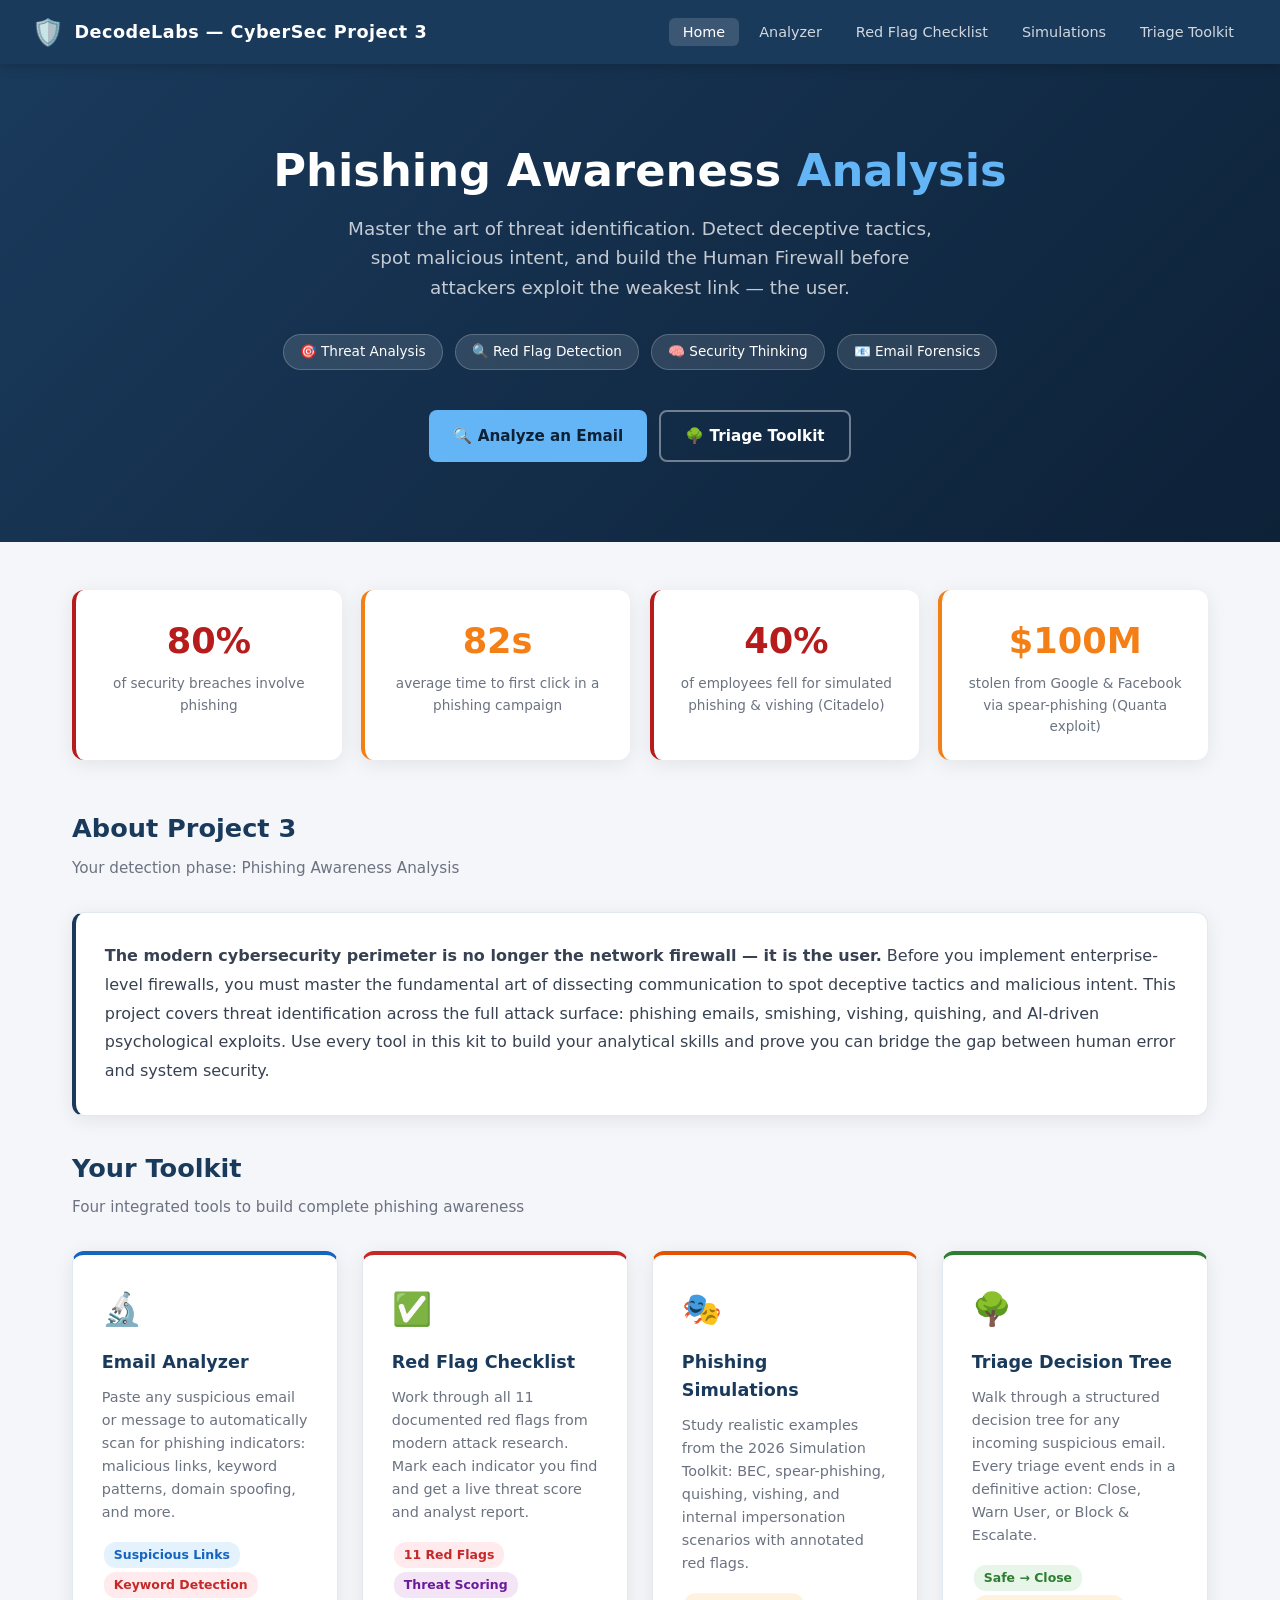
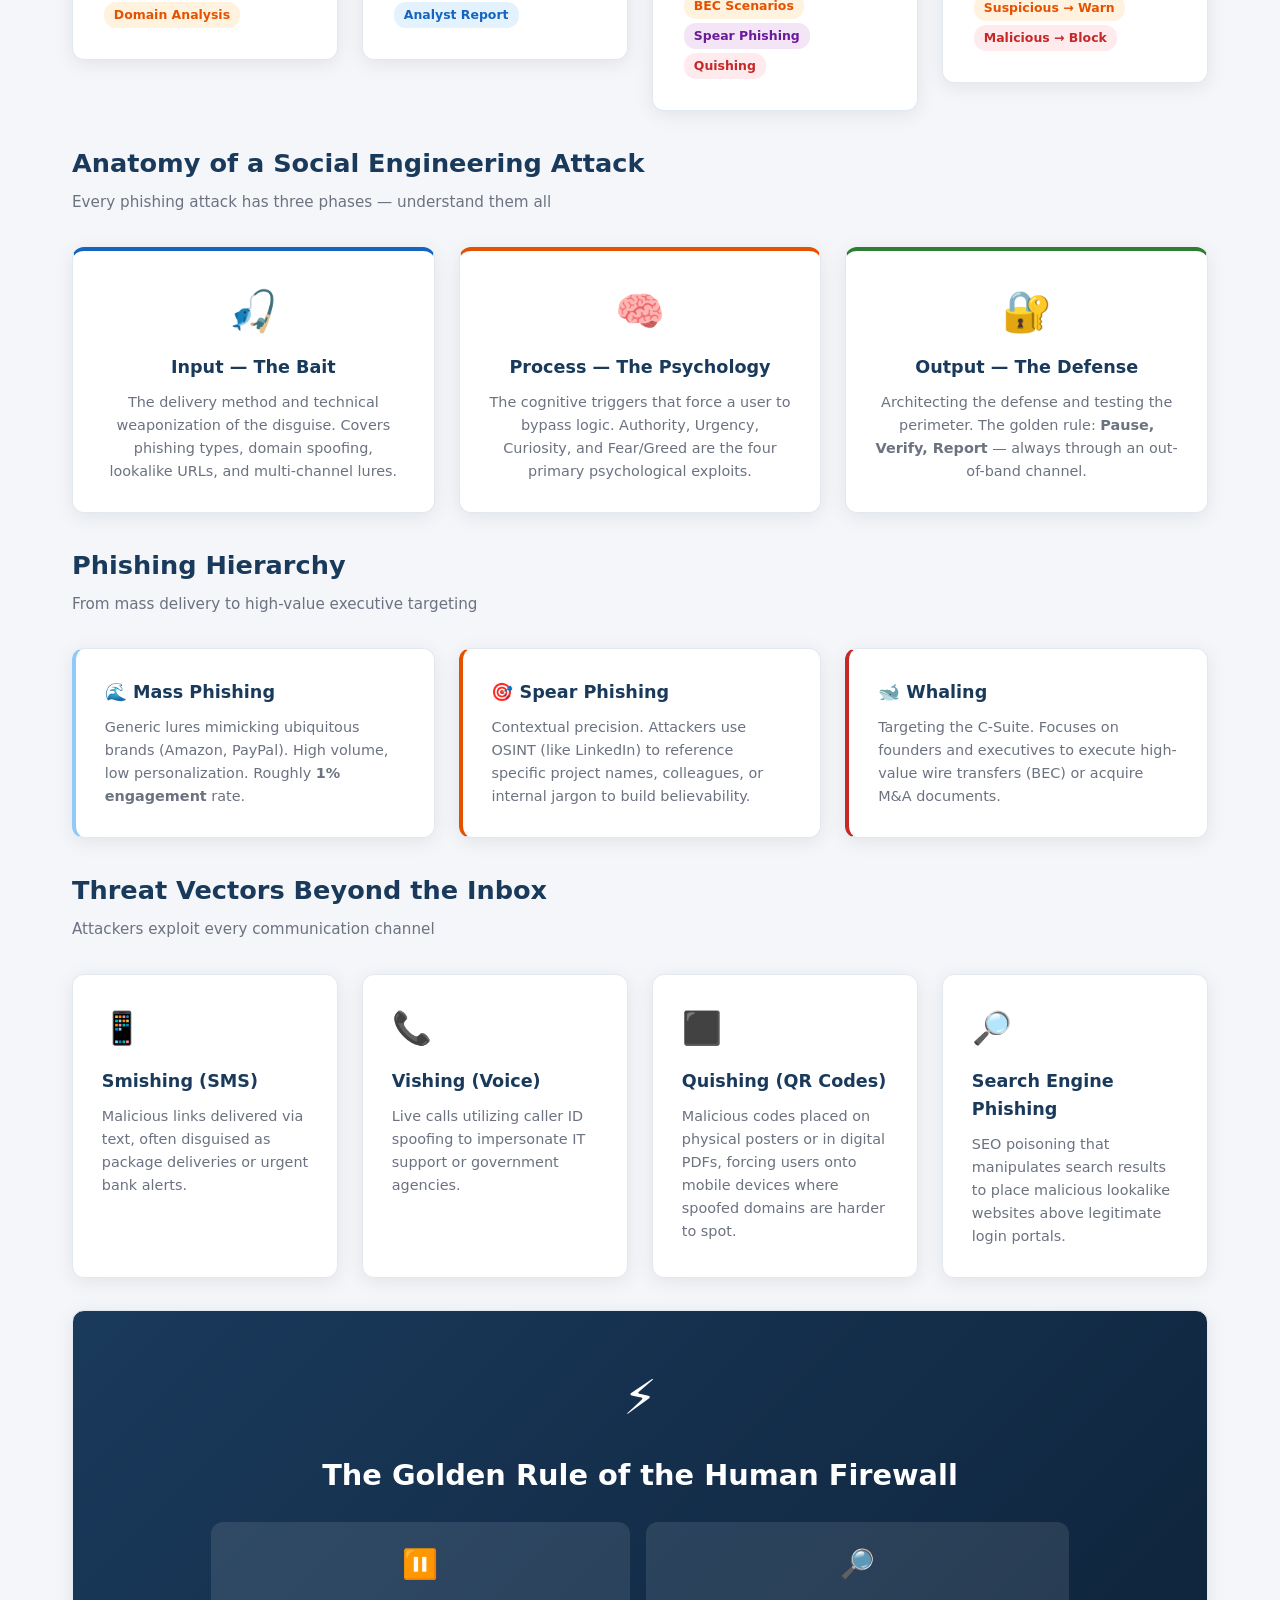
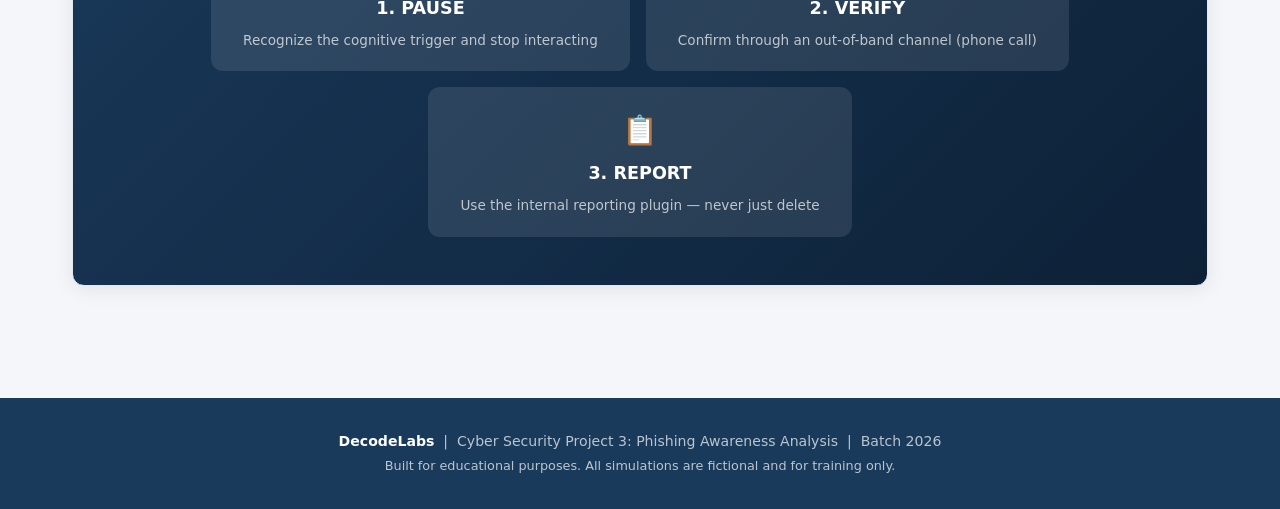
<file: Anti-Phising/phishing-awareness-project/index.html>
<!DOCTYPE html>
<html lang="en">
<head>
  <meta charset="UTF-8" />
  <meta name="viewport" content="width=device-width, initial-scale=1.0"/>
  <title>Phishing Awareness Analysis | DecodeLabs Cyber Security Project 3</title>
  <link rel="stylesheet" href="css/styles.css"/>
</head>
<body>

<nav>
  <a class="nav-brand" href="index.html">
    <span class="logo-icon">🛡️</span>
    <span>DecodeLabs — CyberSec Project 3</span>
  </a>
  <ul class="nav-links">
    <li><a href="index.html" class="active">Home</a></li>
    <li><a href="analyze.html">Analyzer</a></li>
    <li><a href="checklist.html">Red Flag Checklist</a></li>
    <li><a href="simulation.html">Simulations</a></li>
    <li><a href="triage.html">Triage Toolkit</a></li>
  </ul>
</nav>

<!-- HERO -->
<section class="hero">
  <h1>Phishing Awareness <span>Analysis</span></h1>
  <p>Master the art of threat identification. Detect deceptive tactics, spot malicious intent, and build the Human Firewall before attackers exploit the weakest link — the user.</p>
  <div class="hero-badges">
    <span class="badge">🎯 Threat Analysis</span>
    <span class="badge">🔍 Red Flag Detection</span>
    <span class="badge">🧠 Security Thinking</span>
    <span class="badge">📧 Email Forensics</span>
  </div>
  <div class="hero-cta">
    <a href="analyze.html" class="btn btn-primary">🔍 Analyze an Email</a>
    <a href="triage.html" class="btn btn-outline">🌳 Triage Toolkit</a>
  </div>
</section>

<!-- MAIN -->
<main>

  <!-- STATS -->
  <div class="stats-row">
    <div class="stat-card danger">
      <div class="stat-number">80%</div>
      <div class="stat-label">of security breaches involve phishing</div>
    </div>
    <div class="stat-card warning">
      <div class="stat-number">82s</div>
      <div class="stat-label">average time to first click in a phishing campaign</div>
    </div>
    <div class="stat-card danger">
      <div class="stat-number">40%</div>
      <div class="stat-label">of employees fell for simulated phishing &amp; vishing (Citadelo)</div>
    </div>
    <div class="stat-card warning">
      <div class="stat-number">$100M</div>
      <div class="stat-label">stolen from Google &amp; Facebook via spear-phishing (Quanta exploit)</div>
    </div>
  </div>

  <!-- WHAT IS THIS PROJECT -->
  <div class="mb-4">
    <h2 class="section-title">About Project 3</h2>
    <p class="section-sub">Your detection phase: Phishing Awareness Analysis</p>
    <div class="card" style="border-left: 4px solid var(--primary);">
      <p style="font-size:1rem; line-height:1.8; color:#374151;">
        <strong>The modern cybersecurity perimeter is no longer the network firewall — it is the user.</strong>
        Before you implement enterprise-level firewalls, you must master the fundamental art of dissecting communication
        to spot deceptive tactics and malicious intent. This project covers threat identification across the full attack
        surface: phishing emails, smishing, vishing, quishing, and AI-driven psychological exploits. Use every tool in
        this kit to build your analytical skills and prove you can bridge the gap between human error and system security.
      </p>
    </div>
  </div>

  <!-- TOOLS OVERVIEW -->
  <div class="mb-4">
    <h2 class="section-title">Your Toolkit</h2>
    <p class="section-sub">Four integrated tools to build complete phishing awareness</p>
    <div class="card-grid">

      <a href="analyze.html" style="text-decoration:none;">
        <div class="card" style="border-top:4px solid #1565c0; cursor:pointer; transition: transform 0.2s;" onmouseover="this.style.transform='translateY(-4px)'" onmouseout="this.style.transform='translateY(0)'">
          <div class="card-icon">🔬</div>
          <h3>Email Analyzer</h3>
          <p>Paste any suspicious email or message to automatically scan for phishing indicators: malicious links, keyword patterns, domain spoofing, and more.</p>
          <div class="mt-2">
            <span class="tag tag-blue">Suspicious Links</span>
            <span class="tag tag-red">Keyword Detection</span>
            <span class="tag tag-orange">Domain Analysis</span>
          </div>
        </div>
      </a>

      <a href="checklist.html" style="text-decoration:none;">
        <div class="card" style="border-top:4px solid #c62828; cursor:pointer; transition: transform 0.2s;" onmouseover="this.style.transform='translateY(-4px)'" onmouseout="this.style.transform='translateY(0)'">
          <div class="card-icon">✅</div>
          <h3>Red Flag Checklist</h3>
          <p>Work through all 11 documented red flags from modern attack research. Mark each indicator you find and get a live threat score and analyst report.</p>
          <div class="mt-2">
            <span class="tag tag-red">11 Red Flags</span>
            <span class="tag tag-purple">Threat Scoring</span>
            <span class="tag tag-blue">Analyst Report</span>
          </div>
        </div>
      </a>

      <a href="simulation.html" style="text-decoration:none;">
        <div class="card" style="border-top:4px solid #e65100; cursor:pointer; transition: transform 0.2s;" onmouseover="this.style.transform='translateY(-4px)'" onmouseout="this.style.transform='translateY(0)'">
          <div class="card-icon">🎭</div>
          <h3>Phishing Simulations</h3>
          <p>Study realistic examples from the 2026 Simulation Toolkit: BEC, spear-phishing, quishing, vishing, and internal impersonation scenarios with annotated red flags.</p>
          <div class="mt-2">
            <span class="tag tag-orange">BEC Scenarios</span>
            <span class="tag tag-purple">Spear Phishing</span>
            <span class="tag tag-red">Quishing</span>
          </div>
        </div>
      </a>

      <a href="triage.html" style="text-decoration:none;">
        <div class="card" style="border-top:4px solid #2e7d32; cursor:pointer; transition: transform 0.2s;" onmouseover="this.style.transform='translateY(-4px)'" onmouseout="this.style.transform='translateY(0)'">
          <div class="card-icon">🌳</div>
          <h3>Triage Decision Tree</h3>
          <p>Walk through a structured decision tree for any incoming suspicious email. Every triage event ends in a definitive action: Close, Warn User, or Block &amp; Escalate.</p>
          <div class="mt-2">
            <span class="tag tag-green">Safe → Close</span>
            <span class="tag tag-orange">Suspicious → Warn</span>
            <span class="tag tag-red">Malicious → Block</span>
          </div>
        </div>
      </a>

    </div>
  </div>

  <!-- ATTACK ANATOMY -->
  <div class="mb-4">
    <h2 class="section-title">Anatomy of a Social Engineering Attack</h2>
    <p class="section-sub">Every phishing attack has three phases — understand them all</p>
    <div class="card-grid" style="grid-template-columns: repeat(3, 1fr);">
      <div class="card" style="text-align:center; border-top: 4px solid #1565c0;">
        <div style="font-size:2.5rem; margin-bottom:0.6rem;">🎣</div>
        <h3>Input — The Bait</h3>
        <p>The delivery method and technical weaponization of the disguise. Covers phishing types, domain spoofing, lookalike URLs, and multi-channel lures.</p>
      </div>
      <div class="card" style="text-align:center; border-top: 4px solid #e65100;">
        <div style="font-size:2.5rem; margin-bottom:0.6rem;">🧠</div>
        <h3>Process — The Psychology</h3>
        <p>The cognitive triggers that force a user to bypass logic. Authority, Urgency, Curiosity, and Fear/Greed are the four primary psychological exploits.</p>
      </div>
      <div class="card" style="text-align:center; border-top: 4px solid #2e7d32;">
        <div style="font-size:2.5rem; margin-bottom:0.6rem;">🔐</div>
        <h3>Output — The Defense</h3>
        <p>Architecting the defense and testing the perimeter. The golden rule: <strong>Pause, Verify, Report</strong> — always through an out-of-band channel.</p>
      </div>
    </div>
  </div>

  <!-- PHISHING HIERARCHY -->
  <div class="mb-4">
    <h2 class="section-title">Phishing Hierarchy</h2>
    <p class="section-sub">From mass delivery to high-value executive targeting</p>
    <div class="card-grid">
      <div class="card" style="border-left: 4px solid #90caf9;">
        <h3>🌊 Mass Phishing</h3>
        <p>Generic lures mimicking ubiquitous brands (Amazon, PayPal). High volume, low personalization. Roughly <strong>1% engagement</strong> rate.</p>
      </div>
      <div class="card" style="border-left: 4px solid #e65100;">
        <h3>🎯 Spear Phishing</h3>
        <p>Contextual precision. Attackers use OSINT (like LinkedIn) to reference specific project names, colleagues, or internal jargon to build believability.</p>
      </div>
      <div class="card" style="border-left: 4px solid #c62828;">
        <h3>🐋 Whaling</h3>
        <p>Targeting the C-Suite. Focuses on founders and executives to execute high-value wire transfers (BEC) or acquire M&amp;A documents.</p>
      </div>
    </div>
  </div>

  <!-- THREAT VECTORS -->
  <div class="mb-4">
    <h2 class="section-title">Threat Vectors Beyond the Inbox</h2>
    <p class="section-sub">Attackers exploit every communication channel</p>
    <div class="card-grid">
      <div class="card">
        <div class="card-icon">📱</div>
        <h3>Smishing (SMS)</h3>
        <p>Malicious links delivered via text, often disguised as package deliveries or urgent bank alerts.</p>
      </div>
      <div class="card">
        <div class="card-icon">📞</div>
        <h3>Vishing (Voice)</h3>
        <p>Live calls utilizing caller ID spoofing to impersonate IT support or government agencies.</p>
      </div>
      <div class="card">
        <div class="card-icon">⬛</div>
        <h3>Quishing (QR Codes)</h3>
        <p>Malicious codes placed on physical posters or in digital PDFs, forcing users onto mobile devices where spoofed domains are harder to spot.</p>
      </div>
      <div class="card">
        <div class="card-icon">🔎</div>
        <h3>Search Engine Phishing</h3>
        <p>SEO poisoning that manipulates search results to place malicious lookalike websites above legitimate login portals.</p>
      </div>
    </div>
  </div>

  <!-- GOLDEN RULE -->
  <div class="card" style="background: linear-gradient(135deg, #1a3a5c, #0d2137); color:#fff; text-align:center; padding:3rem 2rem;">
    <div style="font-size:3rem; margin-bottom:1rem;">⚡</div>
    <h2 style="font-size:1.8rem; margin-bottom:0.8rem;">The Golden Rule of the Human Firewall</h2>
    <div style="display:flex; gap:1rem; justify-content:center; flex-wrap:wrap; margin-top:1.5rem;">
      <div style="background:rgba(255,255,255,0.1); border-radius:12px; padding:1.2rem 2rem; min-width:160px;">
        <div style="font-size:1.8rem; margin-bottom:0.4rem;">⏸️</div>
        <strong style="font-size:1.1rem; display:block; margin-bottom:0.3rem;">1. PAUSE</strong>
        <span style="font-size:0.85rem; color:rgba(255,255,255,0.7);">Recognize the cognitive trigger and stop interacting</span>
      </div>
      <div style="background:rgba(255,255,255,0.1); border-radius:12px; padding:1.2rem 2rem; min-width:160px;">
        <div style="font-size:1.8rem; margin-bottom:0.4rem;">🔎</div>
        <strong style="font-size:1.1rem; display:block; margin-bottom:0.3rem;">2. VERIFY</strong>
        <span style="font-size:0.85rem; color:rgba(255,255,255,0.7);">Confirm through an out-of-band channel (phone call)</span>
      </div>
      <div style="background:rgba(255,255,255,0.1); border-radius:12px; padding:1.2rem 2rem; min-width:160px;">
        <div style="font-size:1.8rem; margin-bottom:0.4rem;">📋</div>
        <strong style="font-size:1.1rem; display:block; margin-bottom:0.3rem;">3. REPORT</strong>
        <span style="font-size:0.85rem; color:rgba(255,255,255,0.7);">Use the internal reporting plugin — never just delete</span>
      </div>
    </div>
  </div>

</main>

<footer>
  <strong>DecodeLabs</strong> &nbsp;|&nbsp; Cyber Security Project 3: Phishing Awareness Analysis &nbsp;|&nbsp; Batch 2026<br/>
  <span style="font-size:0.8rem; margin-top:4px; display:block;">Built for educational purposes. All simulations are fictional and for training only.</span>
</footer>

</body>
</html>
</file>
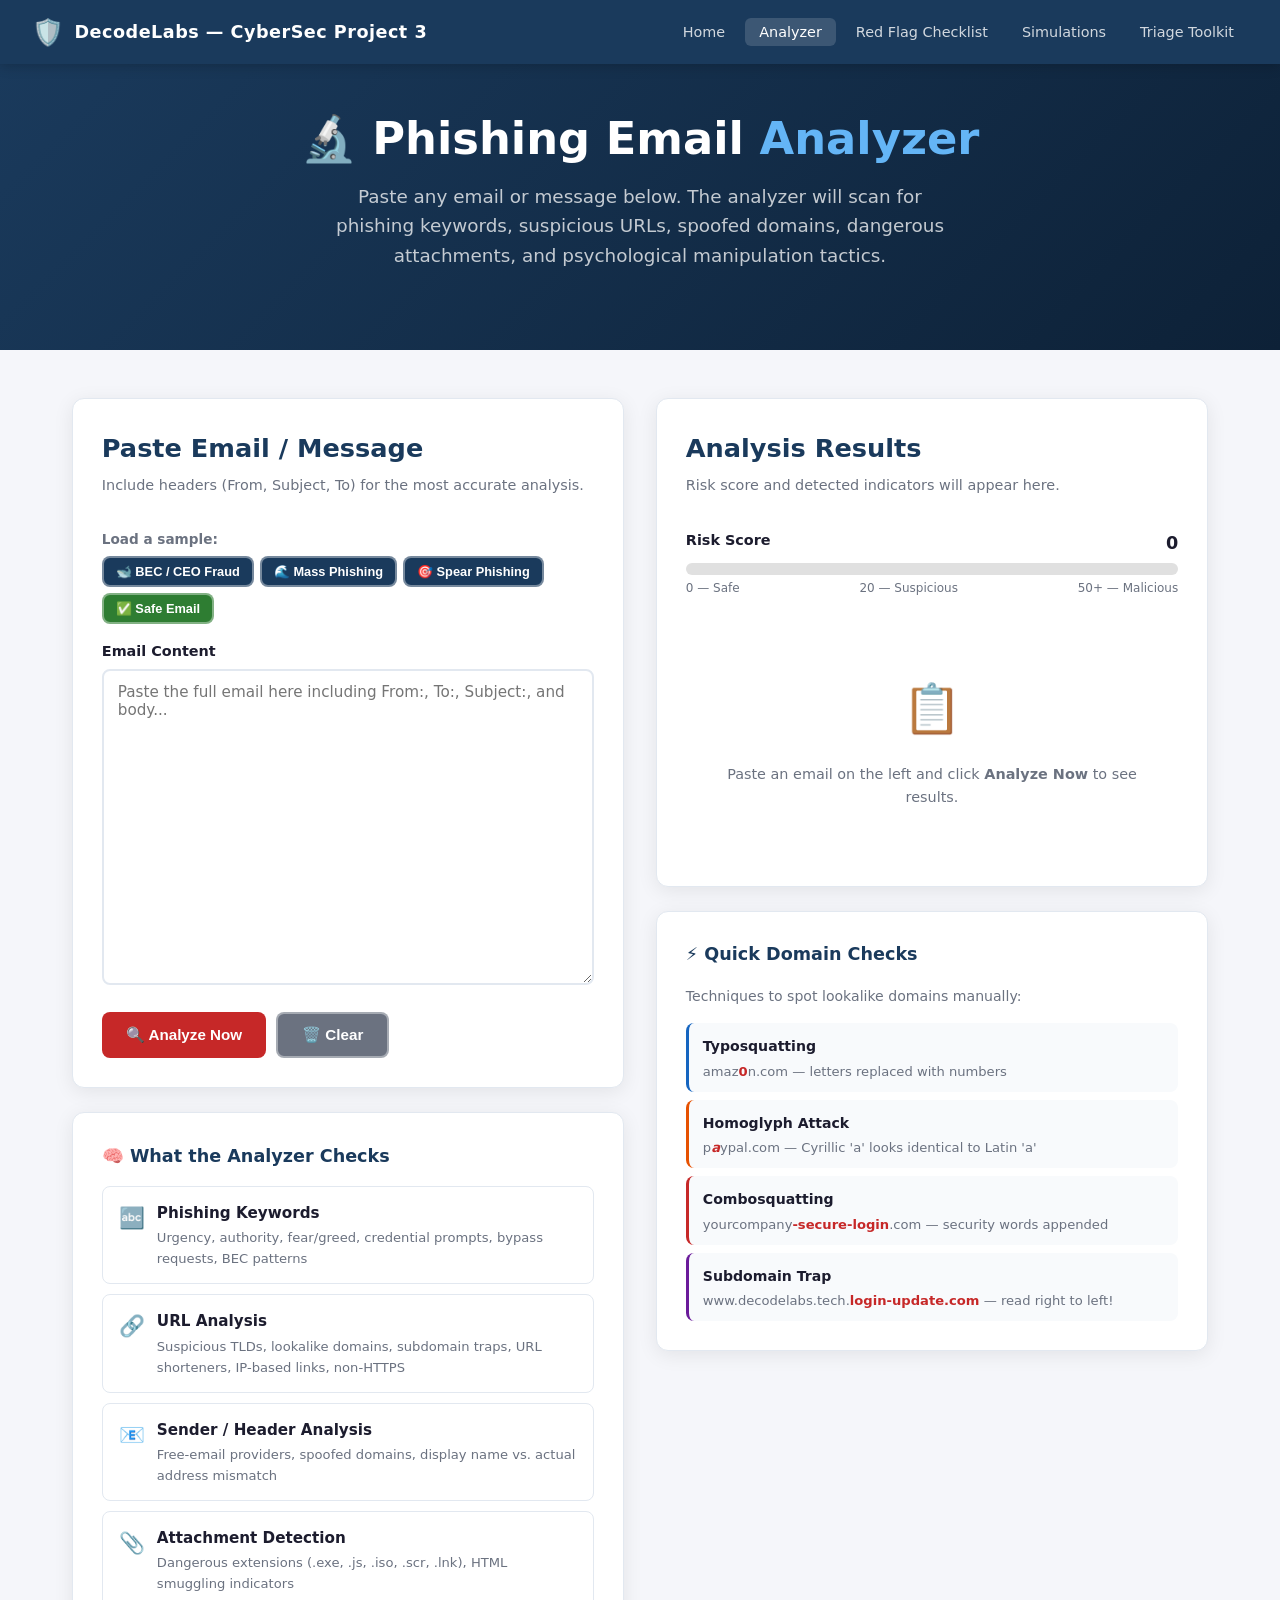
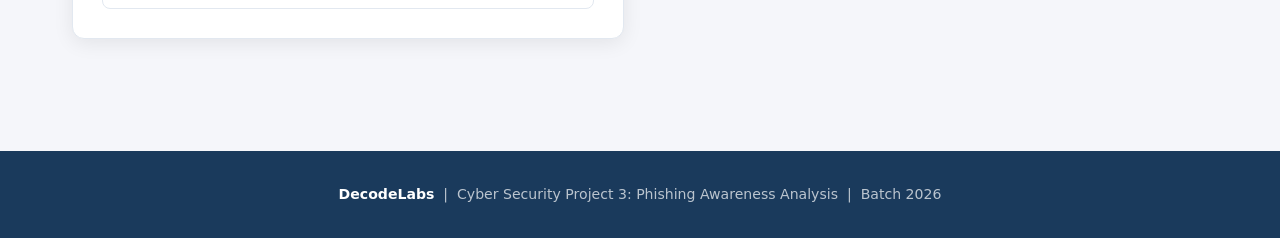
<file: Anti-Phising/phishing-awareness-project/analyze.html>
<!DOCTYPE html>
<html lang="en">
<head>
  <meta charset="UTF-8"/>
  <meta name="viewport" content="width=device-width, initial-scale=1.0"/>
  <title>Email Analyzer | Phishing Awareness — DecodeLabs</title>
  <link rel="stylesheet" href="css/styles.css"/>
</head>
<body>

<nav>
  <a class="nav-brand" href="index.html">
    <span class="logo-icon">🛡️</span>
    <span>DecodeLabs — CyberSec Project 3</span>
  </a>
  <ul class="nav-links">
    <li><a href="index.html">Home</a></li>
    <li><a href="analyze.html" class="active">Analyzer</a></li>
    <li><a href="checklist.html">Red Flag Checklist</a></li>
    <li><a href="simulation.html">Simulations</a></li>
    <li><a href="triage.html">Triage Toolkit</a></li>
  </ul>
</nav>

<section class="hero" style="padding:3rem 2rem;">
  <h1>🔬 Phishing Email <span>Analyzer</span></h1>
  <p>Paste any email or message below. The analyzer will scan for phishing keywords, suspicious URLs, spoofed domains, dangerous attachments, and psychological manipulation tactics.</p>
</section>

<main>
  <div style="display:grid; grid-template-columns: 1fr 1fr; gap:2rem; align-items:start;">

    <!-- INPUT PANEL -->
    <div>
      <div class="card">
        <h2 class="section-title" style="margin-bottom:0.3rem;">Paste Email / Message</h2>
        <p class="section-sub">Include headers (From, Subject, To) for the most accurate analysis.</p>

        <!-- Sample loaders -->
        <div style="margin-bottom:1rem;">
          <p style="font-size:0.85rem; font-weight:600; color:var(--muted); margin-bottom:6px;">Load a sample:</p>
          <div style="display:flex; flex-wrap:wrap; gap:6px;">
            <button class="btn btn-outline" style="background:var(--primary); color:#fff; font-size:0.8rem; padding:6px 12px;" data-sample="bec">🐋 BEC / CEO Fraud</button>
            <button class="btn btn-outline" style="background:var(--primary); color:#fff; font-size:0.8rem; padding:6px 12px;" data-sample="mass">🌊 Mass Phishing</button>
            <button class="btn btn-outline" style="background:var(--primary); color:#fff; font-size:0.8rem; padding:6px 12px;" data-sample="spear">🎯 Spear Phishing</button>
            <button class="btn btn-outline" style="background:#2e7d32; color:#fff; font-size:0.8rem; padding:6px 12px;" data-sample="safe">✅ Safe Email</button>
          </div>
        </div>

        <div class="form-group">
          <label for="email-input">Email Content</label>
          <textarea id="email-input" rows="16" placeholder="Paste the full email here including From:, To:, Subject:, and body..."></textarea>
        </div>

        <div style="display:flex; gap:10px; flex-wrap:wrap;">
          <button class="btn btn-danger" id="analyze-btn">🔍 Analyze Now</button>
          <button class="btn btn-outline" id="clear-btn" style="background:#6b7280; color:#fff;">🗑️ Clear</button>
        </div>
      </div>

      <!-- HOW IT WORKS -->
      <div class="card mt-3">
        <h3 style="margin-bottom:1rem;">🧠 What the Analyzer Checks</h3>
        <ul class="flag-list">
          <li class="flag-item">
            <span class="flag-icon">🔤</span>
            <div class="flag-content">
              <h4>Phishing Keywords</h4>
              <p>Urgency, authority, fear/greed, credential prompts, bypass requests, BEC patterns</p>
            </div>
          </li>
          <li class="flag-item">
            <span class="flag-icon">🔗</span>
            <div class="flag-content">
              <h4>URL Analysis</h4>
              <p>Suspicious TLDs, lookalike domains, subdomain traps, URL shorteners, IP-based links, non-HTTPS</p>
            </div>
          </li>
          <li class="flag-item">
            <span class="flag-icon">📧</span>
            <div class="flag-content">
              <h4>Sender / Header Analysis</h4>
              <p>Free-email providers, spoofed domains, display name vs. actual address mismatch</p>
            </div>
          </li>
          <li class="flag-item">
            <span class="flag-icon">📎</span>
            <div class="flag-content">
              <h4>Attachment Detection</h4>
              <p>Dangerous extensions (.exe, .js, .iso, .scr, .lnk), HTML smuggling indicators</p>
            </div>
          </li>
        </ul>
      </div>
    </div>

    <!-- RESULTS PANEL -->
    <div>
      <div class="card">
        <h2 class="section-title" style="margin-bottom:0.3rem;">Analysis Results</h2>
        <p class="section-sub">Risk score and detected indicators will appear here.</p>

        <!-- Score meter (always visible) -->
        <div style="margin-bottom:1.5rem;">
          <div style="display:flex; justify-content:space-between; margin-bottom:6px;">
            <span style="font-weight:600; font-size:0.9rem;">Risk Score</span>
            <span style="font-weight:800; font-size:1.1rem;" id="score-num">0</span>
          </div>
          <div class="score-bar-bg">
            <div class="score-bar-fill fill-safe" id="score-bar" style="width:0%;"></div>
          </div>
          <div style="display:flex; justify-content:space-between; margin-top:4px; font-size:0.75rem; color:var(--muted);">
            <span>0 — Safe</span>
            <span>20 — Suspicious</span>
            <span>50+ — Malicious</span>
          </div>
        </div>

        <!-- Verdict + findings -->
        <div id="result-box" class="result-box">
          <div class="result-title" id="verdict-title"></div>
          <div style="margin-top:1rem;">
            <strong style="font-size:0.9rem; display:block; margin-bottom:8px;">Detected Indicators:</strong>
            <ul class="flag-list" id="findings-list"></ul>
          </div>

          <div style="margin-top:1.5rem; padding-top:1rem; border-top:1px solid rgba(0,0,0,0.08);">
            <strong style="font-size:0.9rem;">Recommended Action:</strong>
            <div id="action-text" style="margin-top:6px; font-size:0.9rem; color:var(--muted);"></div>
          </div>
        </div>

        <!-- Placeholder before analysis -->
        <div id="placeholder" style="text-align:center; padding:3rem 1rem; color:var(--muted);">
          <div style="font-size:3rem; margin-bottom:1rem;">📋</div>
          <p>Paste an email on the left and click <strong>Analyze Now</strong> to see results.</p>
        </div>
      </div>

      <!-- QUICK REFERENCE -->
      <div class="card mt-3">
        <h3 style="margin-bottom:1rem;">⚡ Quick Domain Checks</h3>
        <p style="font-size:0.88rem; color:var(--muted); margin-bottom:1rem;">Techniques to spot lookalike domains manually:</p>
        <div style="display:grid; gap:8px;">
          <div style="padding:10px 14px; background:#f8fafc; border-radius:8px; border-left:3px solid #1565c0;">
            <strong style="font-size:0.88rem;">Typosquatting</strong>
            <p style="font-size:0.82rem; color:var(--muted); margin-top:2px;">amaz<span style="color:#c62828; font-weight:700;">0</span>n.com — letters replaced with numbers</p>
          </div>
          <div style="padding:10px 14px; background:#f8fafc; border-radius:8px; border-left:3px solid #e65100;">
            <strong style="font-size:0.88rem;">Homoglyph Attack</strong>
            <p style="font-size:0.82rem; color:var(--muted); margin-top:2px;">p<span style="color:#c62828; font-weight:700; font-style:italic;">а</span>ypal.com — Cyrillic 'а' looks identical to Latin 'a'</p>
          </div>
          <div style="padding:10px 14px; background:#f8fafc; border-radius:8px; border-left:3px solid #c62828;">
            <strong style="font-size:0.88rem;">Combosquatting</strong>
            <p style="font-size:0.82rem; color:var(--muted); margin-top:2px;">yourcompany<span style="color:#c62828; font-weight:700;">-secure-login</span>.com — security words appended</p>
          </div>
          <div style="padding:10px 14px; background:#f8fafc; border-radius:8px; border-left:3px solid #6a1b9a;">
            <strong style="font-size:0.88rem;">Subdomain Trap</strong>
            <p style="font-size:0.82rem; color:var(--muted); margin-top:2px;">www.decodelabs.tech.<span style="color:#c62828; font-weight:700;">login-update.com</span> — read right to left!</p>
          </div>
        </div>
      </div>
    </div>

  </div>
</main>

<footer>
  <strong>DecodeLabs</strong> &nbsp;|&nbsp; Cyber Security Project 3: Phishing Awareness Analysis &nbsp;|&nbsp; Batch 2026
</footer>

<script src="js/analyzer.js"></script>
<script>
  // Override renderResults to also update action text and hide placeholder
  const _orig = renderResults;
  window.renderResults = function(result) {
    document.getElementById('placeholder').style.display = 'none';
    _orig(result);
    const actions = {
      'MALICIOUS': '🚨 Do NOT click any links or open attachments. Report immediately using the security plugin. Block sender domain and escalate to the security team.',
      'SUSPICIOUS': '⚠️ Treat with caution. Verify through an out-of-band channel. Do not fulfil any requests until confirmed. Report to IT security.',
      'LIKELY SAFE': '✅ No known indicators detected. Stay alert — use Pause, Verify, Report for any unexpected or sensitive requests.'
    };
    document.getElementById('action-text').textContent = actions[result.verdict] || '';
  };
</script>
</body>
</html>
</file>
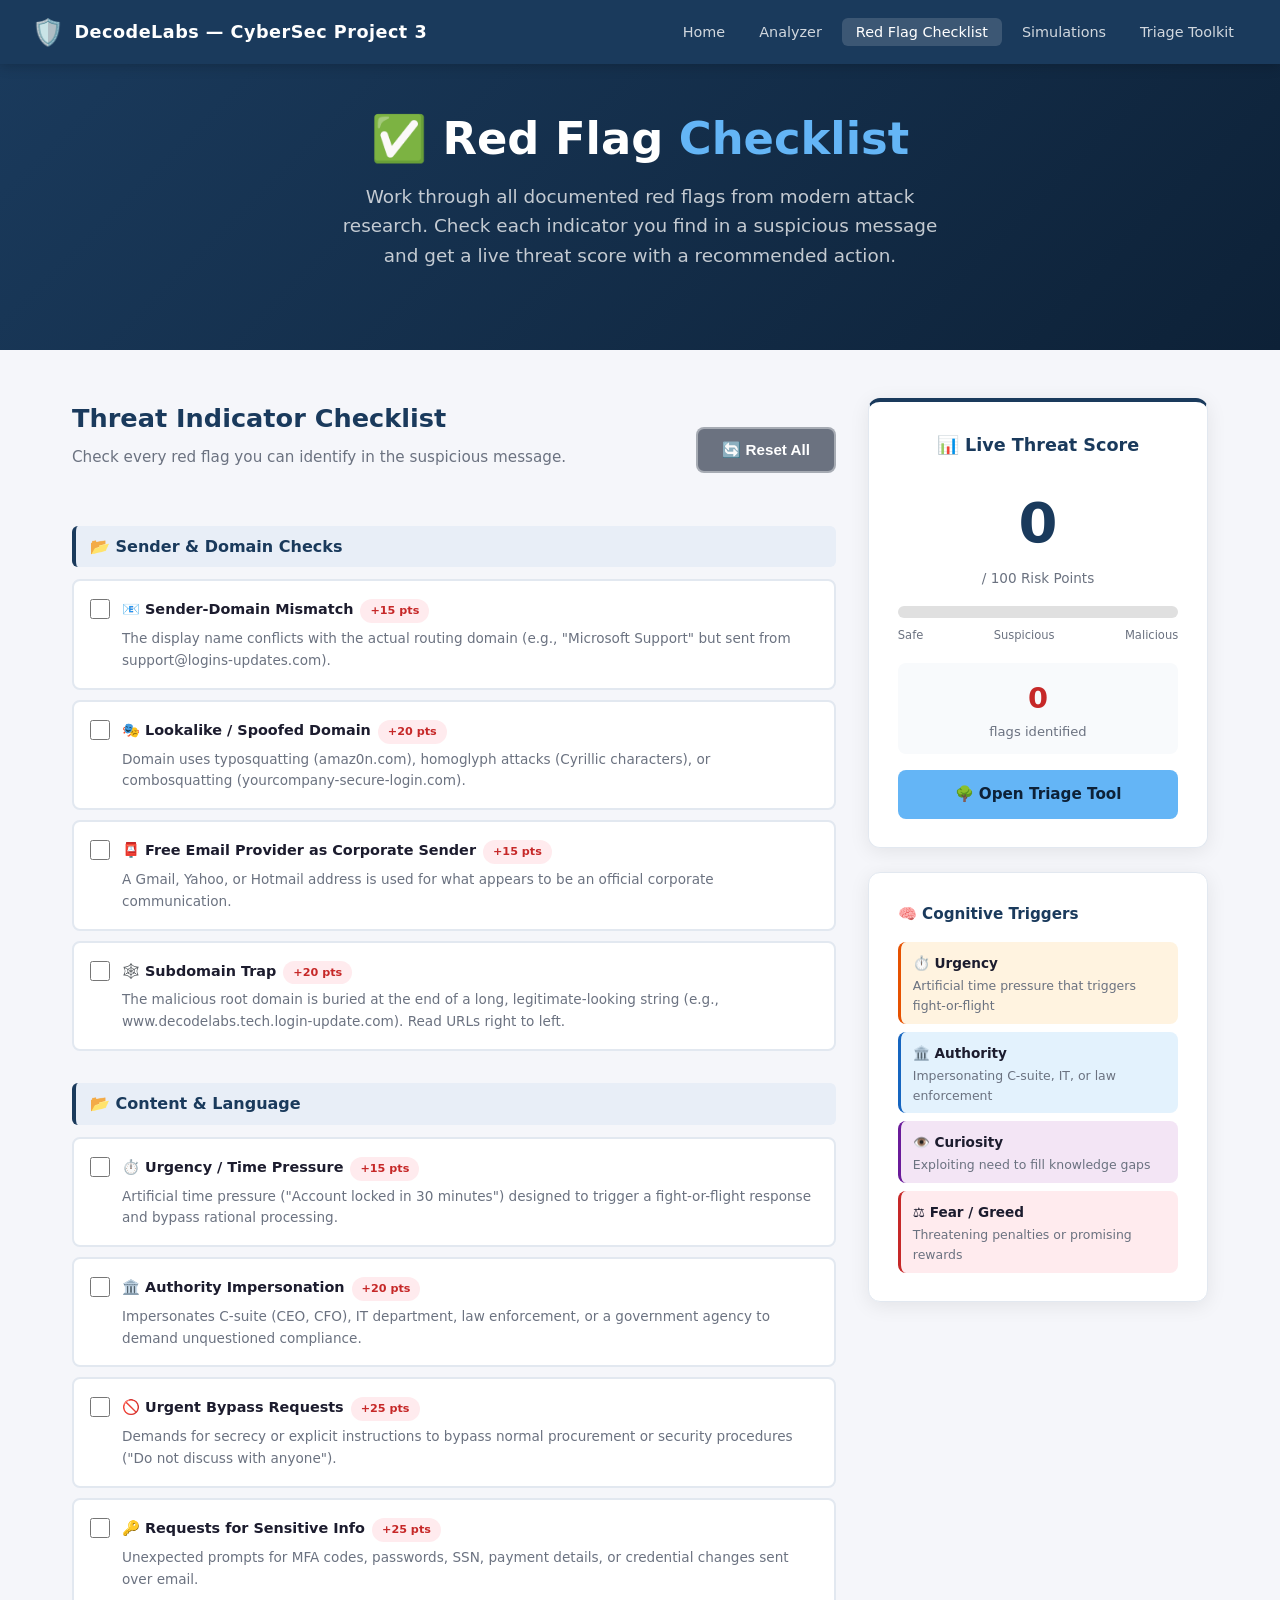
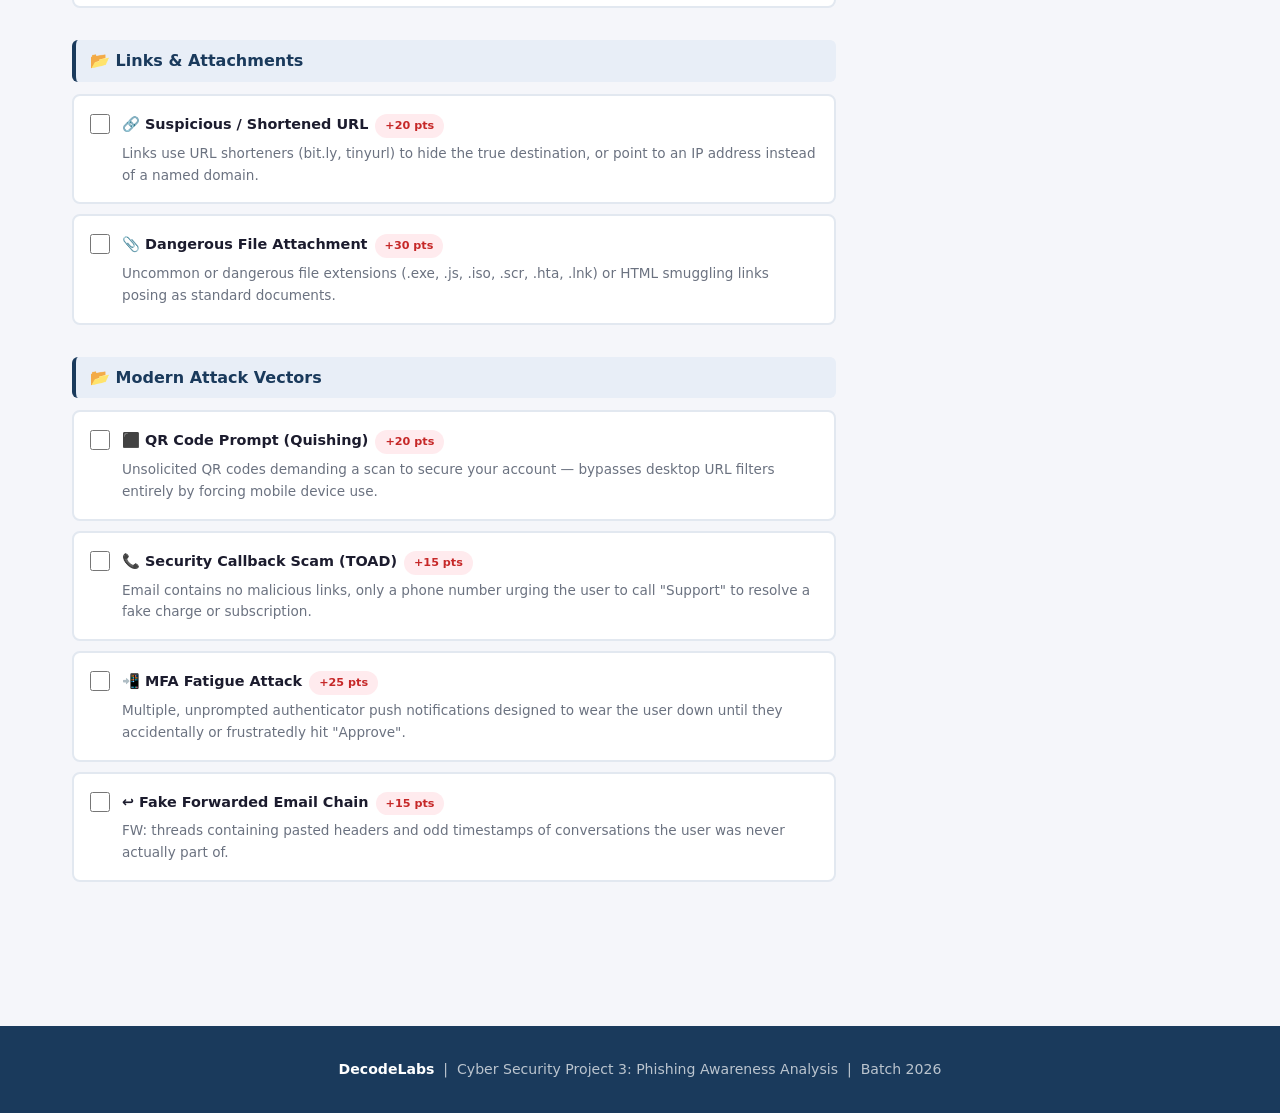
<file: Anti-Phising/phishing-awareness-project/checklist.html>
<!DOCTYPE html>
<html lang="en">
<head>
  <meta charset="UTF-8"/>
  <meta name="viewport" content="width=device-width, initial-scale=1.0"/>
  <title>Red Flag Checklist | Phishing Awareness — DecodeLabs</title>
  <link rel="stylesheet" href="css/styles.css"/>
</head>
<body>

<nav>
  <a class="nav-brand" href="index.html">
    <span class="logo-icon">🛡️</span>
    <span>DecodeLabs — CyberSec Project 3</span>
  </a>
  <ul class="nav-links">
    <li><a href="index.html">Home</a></li>
    <li><a href="analyze.html">Analyzer</a></li>
    <li><a href="checklist.html" class="active">Red Flag Checklist</a></li>
    <li><a href="simulation.html">Simulations</a></li>
    <li><a href="triage.html">Triage Toolkit</a></li>
  </ul>
</nav>

<section class="hero" style="padding:3rem 2rem;">
  <h1>✅ Red Flag <span>Checklist</span></h1>
  <p>Work through all documented red flags from modern attack research. Check each indicator you find in a suspicious message and get a live threat score with a recommended action.</p>
</section>

<main>
  <div style="display:grid; grid-template-columns: 1fr 340px; gap:2rem; align-items:start;">

    <!-- CHECKLIST -->
    <div>
      <div style="display:flex; justify-content:space-between; align-items:center; margin-bottom:1.5rem; flex-wrap:wrap; gap:10px;">
        <div>
          <h2 class="section-title">Threat Indicator Checklist</h2>
          <p class="section-sub">Check every red flag you can identify in the suspicious message.</p>
        </div>
        <button class="btn btn-outline" id="reset-btn" style="background:#6b7280; color:#fff;">🔄 Reset All</button>
      </div>

      <div id="checklist-container"></div>
    </div>

    <!-- SCORE SIDEBAR -->
    <div style="position:sticky; top:80px;">
      <div class="card" style="border-top: 4px solid var(--primary);">
        <h3 style="margin-bottom:1.2rem; text-align:center;">📊 Live Threat Score</h3>

        <div style="text-align:center; margin-bottom:1rem;">
          <div style="font-size:3.5rem; font-weight:800; color:var(--primary);" id="score-display">0</div>
          <div style="font-size:0.85rem; color:var(--muted);">/ 100 Risk Points</div>
        </div>

        <div class="score-meter" style="margin-bottom:0.5rem;">
          <div class="score-bar-bg">
            <div class="score-bar-fill fill-safe" id="checklist-bar" style="width:0%;"></div>
          </div>
        </div>
        <div style="display:flex; justify-content:space-between; font-size:0.72rem; color:var(--muted); margin-bottom:1.2rem;">
          <span>Safe</span><span>Suspicious</span><span>Malicious</span>
        </div>

        <div style="text-align:center; padding:12px; background:#f8fafc; border-radius:8px; margin-bottom:1rem;">
          <span id="flags-count" style="font-size:1.8rem; font-weight:800; color:var(--accent);">0</span>
          <div style="font-size:0.82rem; color:var(--muted);">flags identified</div>
        </div>

        <div id="verdict-box" class="result-box" style="margin-top:0;">
          <div class="result-title" id="verdict-text" style="font-size:1rem;"></div>
          <div id="verdict-action" style="font-size:0.85rem; margin-top:8px; color:var(--muted);"></div>
        </div>

        <div style="margin-top:1rem;">
          <a href="triage.html" class="btn btn-primary" style="width:100%; justify-content:center;">🌳 Open Triage Tool</a>
        </div>
      </div>

      <!-- COGNITIVE TRIGGERS REFERENCE -->
      <div class="card mt-3">
        <h3 style="margin-bottom:1rem; font-size:0.95rem;">🧠 Cognitive Triggers</h3>
        <div style="display:grid; gap:8px;">
          <div style="padding:8px 12px; background:#fff3e0; border-radius:8px; border-left:3px solid #e65100;">
            <strong style="font-size:0.85rem;">⏱️ Urgency</strong>
            <p style="font-size:0.78rem; color:var(--muted);">Artificial time pressure that triggers fight-or-flight</p>
          </div>
          <div style="padding:8px 12px; background:#e3f2fd; border-radius:8px; border-left:3px solid #1565c0;">
            <strong style="font-size:0.85rem;">🏛️ Authority</strong>
            <p style="font-size:0.78rem; color:var(--muted);">Impersonating C-suite, IT, or law enforcement</p>
          </div>
          <div style="padding:8px 12px; background:#f3e5f5; border-radius:8px; border-left:3px solid #6a1b9a;">
            <strong style="font-size:0.85rem;">👁️ Curiosity</strong>
            <p style="font-size:0.78rem; color:var(--muted);">Exploiting need to fill knowledge gaps</p>
          </div>
          <div style="padding:8px 12px; background:#ffebee; border-radius:8px; border-left:3px solid #c62828;">
            <strong style="font-size:0.85rem;">⚖️ Fear / Greed</strong>
            <p style="font-size:0.78rem; color:var(--muted);">Threatening penalties or promising rewards</p>
          </div>
        </div>
      </div>
    </div>

  </div>
</main>

<footer>
  <strong>DecodeLabs</strong> &nbsp;|&nbsp; Cyber Security Project 3: Phishing Awareness Analysis &nbsp;|&nbsp; Batch 2026
</footer>

<script src="js/checklist.js"></script>
</body>
</html>
</file>
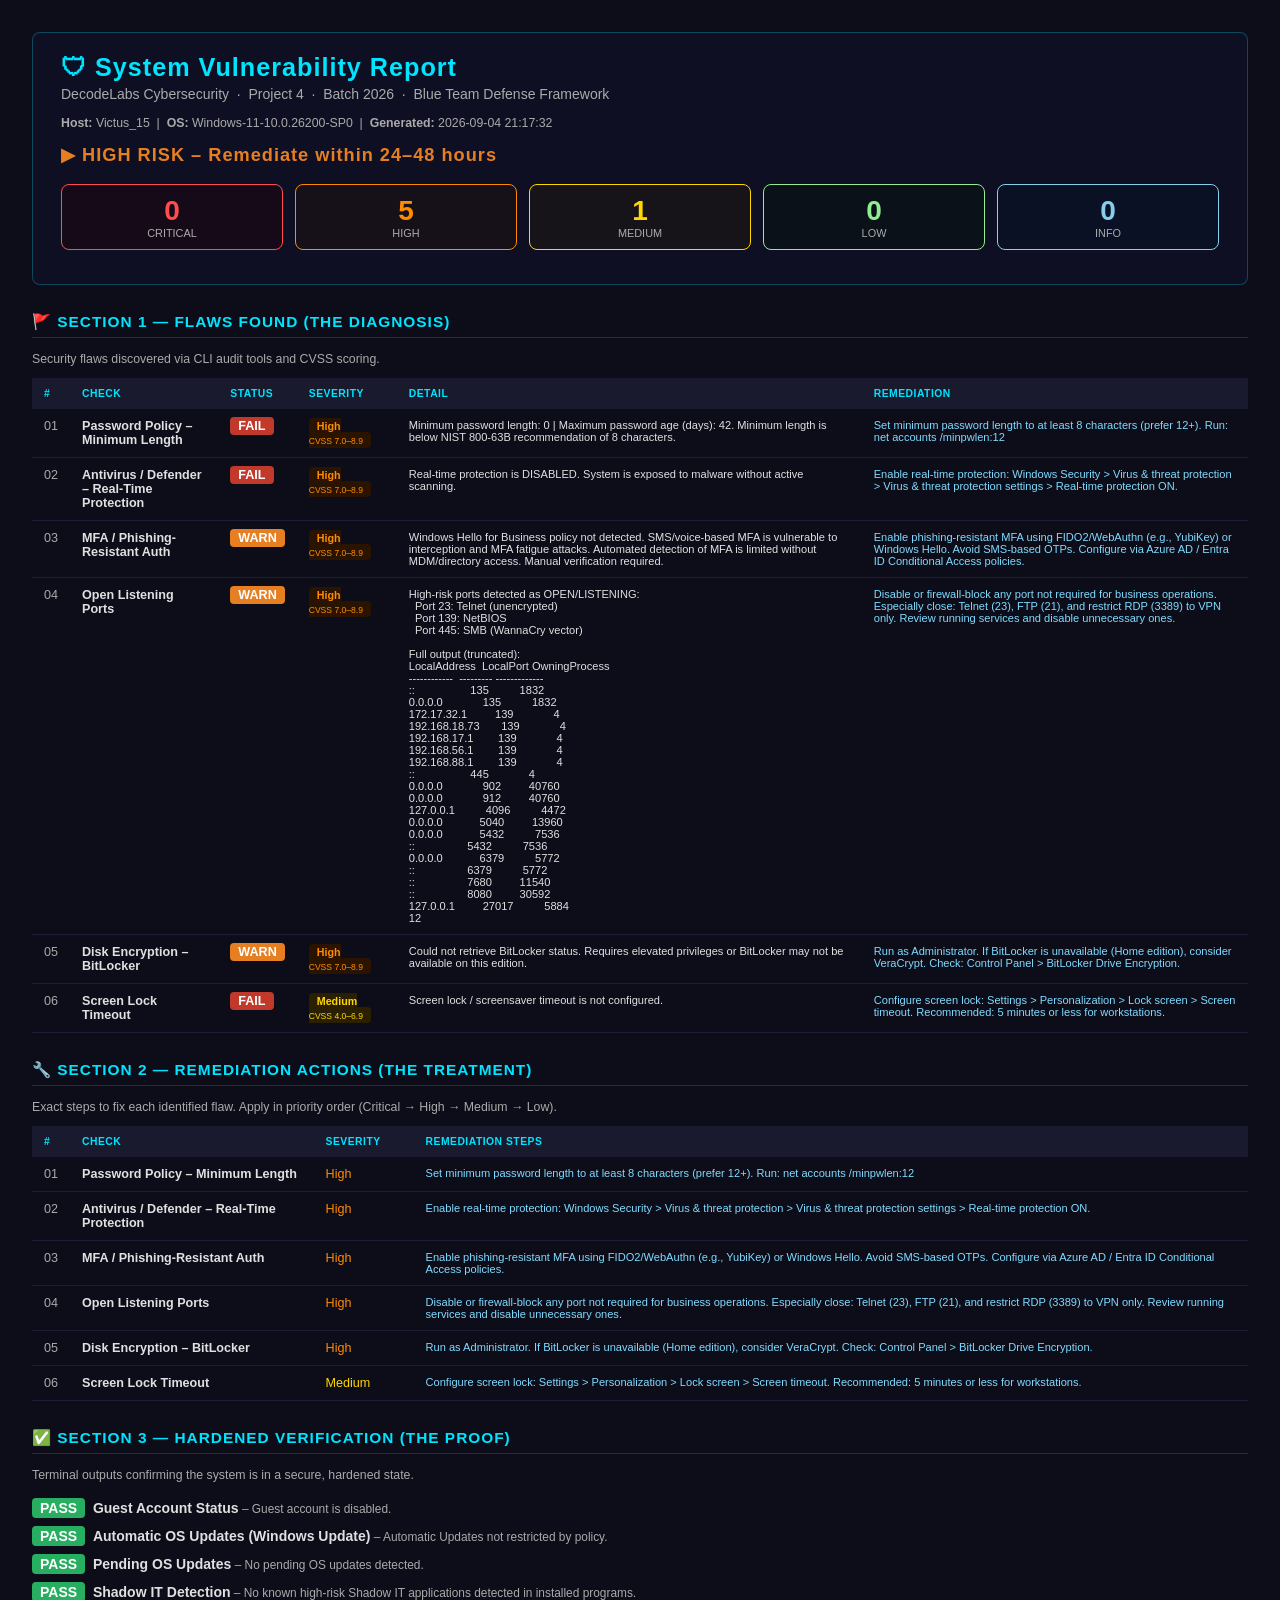
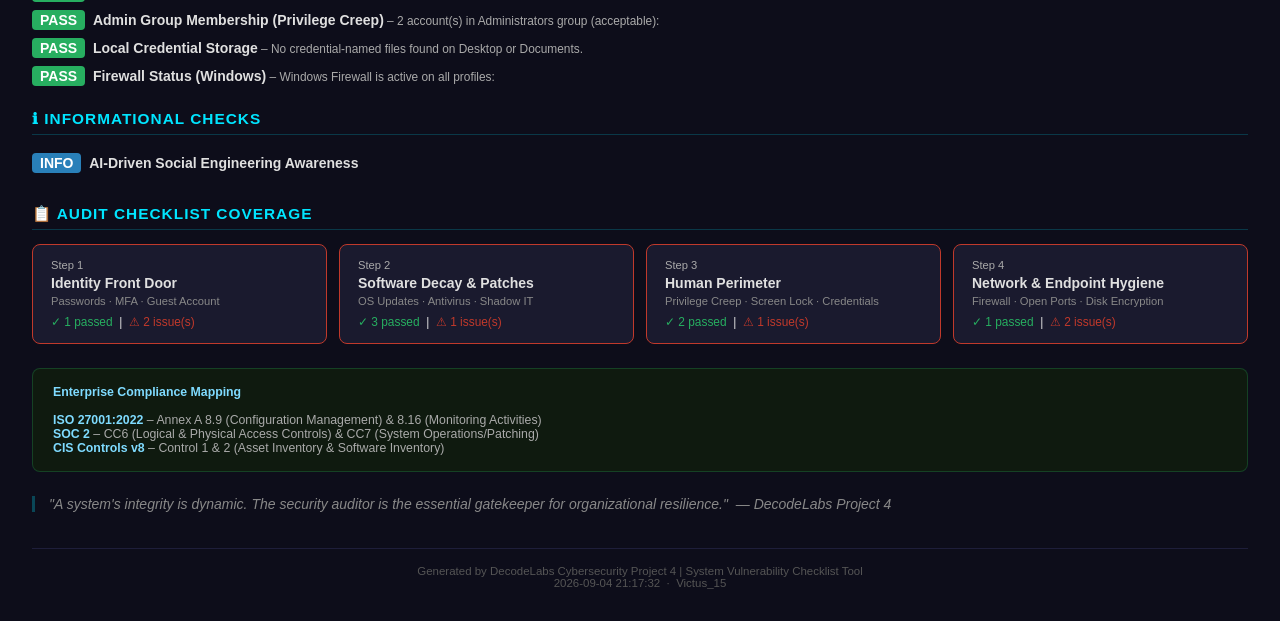
<file: Audited System/vulnerability-checklist/reports/vulnerability_report_20260904_211337.html>
<!DOCTYPE html>
<html lang="en">
<head>
  <meta charset="UTF-8">
  <meta name="viewport" content="width=device-width, initial-scale=1.0">
  <title>Vulnerability Report – Victus_15</title>
  <style>
    * { box-sizing: border-box; margin: 0; padding: 0; }
    body {
      background: #0d0d1a;
      color: #e0e0e0;
      font-family: 'Segoe UI', Arial, sans-serif;
      font-size: 14px;
      padding: 32px;
    }
    h1 { color: #00e5ff; font-size: 1.8em; letter-spacing: 1px; }
    h2 { color: #00e5ff; font-size: 1.1em; border-bottom: 1px solid #00e5ff33;
          padding-bottom: 6px; margin: 28px 0 14px; text-transform: uppercase;
          letter-spacing: 1px; }
    .header-block {
      border: 1px solid #00e5ff44;
      border-radius: 8px;
      padding: 20px 28px;
      margin-bottom: 28px;
      background: #0f0f24;
    }
    .meta { color: #aaa; font-size: 0.88em; line-height: 1.8; margin-top: 10px; }
    .posture {
      font-size: 1.3em;
      font-weight: bold;
      color: #e67e22;
      padding: 10px 0 4px;
      letter-spacing: 1px;
    }
    .summary-grid {
      display: flex;
      gap: 12px;
      flex-wrap: wrap;
      margin: 14px 0;
    }
    .summary-card {
      flex: 1;
      min-width: 90px;
      border-radius: 8px;
      padding: 10px 14px;
      text-align: center;
    }
    .summary-card .count { font-size: 2em; font-weight: bold; }
    .summary-card .label { font-size: 0.78em; color: #aaa; text-transform: uppercase; }
    table {
      width: 100%;
      border-collapse: collapse;
      margin-top: 8px;
      font-size: 0.9em;
    }
    th {
      background: #1a1a2e;
      color: #00e5ff;
      text-align: left;
      padding: 10px 12px;
      font-size: 0.82em;
      text-transform: uppercase;
      letter-spacing: 0.5px;
    }
    td {
      padding: 10px 12px;
      border-bottom: 1px solid #1e1e3a;
      vertical-align: top;
    }
    tr:hover td { background: #12122a; }
    .passed-list, .info-list {
      list-style: none;
      padding: 0;
      line-height: 2;
    }
    .compliance {
      background: #0f1a0f;
      border: 1px solid #27ae6044;
      border-radius: 8px;
      padding: 16px 20px;
      font-size: 0.88em;
      color: #aaa;
      margin-top: 14px;
    }
    .compliance strong { color: #7fdbff; }
    .coverage-grid {
      display: flex;
      gap: 12px;
      flex-wrap: wrap;
      margin-top: 12px;
    }
    footer {
      margin-top: 36px;
      color: #555;
      font-size: 0.82em;
      text-align: center;
      border-top: 1px solid #1e1e3a;
      padding-top: 16px;
    }
    blockquote {
      border-left: 3px solid #00e5ff44;
      padding-left: 14px;
      color: #888;
      font-style: italic;
      margin: 12px 0;
    }
  </style>
</head>
<body>

  <!-- Header -->
  <div class="header-block">
    <h1>&#128737; System Vulnerability Report</h1>
    <p style="color:#aaa;margin-top:4px">
      DecodeLabs Cybersecurity &nbsp;·&nbsp; Project 4 &nbsp;·&nbsp; Batch 2026
      &nbsp;·&nbsp; Blue Team Defense Framework
    </p>
    <div class="meta">
      <strong>Host:</strong> Victus_15 &nbsp;|&nbsp;
      <strong>OS:</strong> Windows-11-10.0.26200-SP0 &nbsp;|&nbsp;
      <strong>Generated:</strong> 2026-09-04 21:17:32
    </div>
    <div class="posture">&#9654; HIGH RISK – Remediate within 24–48 hours</div>

    <div class="summary-grid">
      <div class="summary-card" style="background:#2a00004d;border:1px solid #ff4d4d">
        <div class="count" style="color:#ff4d4d">0</div>
        <div class="label">Critical</div>
      </div>
      <div class="summary-card" style="background:#2a14004d;border:1px solid #ff8c00">
        <div class="count" style="color:#ff8c00">5</div>
        <div class="label">High</div>
      </div>
      <div class="summary-card" style="background:#2a20004d;border:1px solid #ffd700">
        <div class="count" style="color:#ffd700">1</div>
        <div class="label">Medium</div>
      </div>
      <div class="summary-card" style="background:#001a004d;border:1px solid #90ee90">
        <div class="count" style="color:#90ee90">0</div>
        <div class="label">Low</div>
      </div>
      <div class="summary-card" style="background:#001a2a4d;border:1px solid #87ceeb">
        <div class="count" style="color:#87ceeb">0</div>
        <div class="label">Info</div>
      </div>
    </div>
  </div>

  <!-- Section 1: Flaws Found -->
  <h2>&#128681; Section 1 — Flaws Found (The Diagnosis)</h2>
  <p style="color:#aaa;margin-bottom:12px;font-size:0.88em">
    Security flaws discovered via CLI audit tools and CVSS scoring.
  </p>
  <table>
    <thead>
      <tr>
        <th style="width:36px">#</th>
        <th>Check</th>
        <th style="width:70px">Status</th>
        <th style="width:100px">Severity</th>
        <th>Detail</th>
        <th>Remediation</th>
      </tr>
    </thead>
    <tbody>
      
        <tr>
          <td style="color:#aaa;text-align:center">01</td>
          <td><strong>Password Policy – Minimum Length</strong></td>
          <td><span style="background:#c0392b;color:#fff;padding:2px 8px;border-radius:4px;font-weight:bold">FAIL</span></td>
          <td><span style="background:#2a1400;color:#ff8c00;padding:2px 8px;border-radius:4px;
              font-weight:bold;font-size:0.85em">High<br>
              <span style="font-weight:normal;font-size:0.8em">CVSS 7.0–8.9</span>
              </span></td>
          <td style="font-size:0.88em">Minimum password length: 0 | Maximum password age (days): 42. Minimum length is below NIST 800-63B recommendation of 8 characters.</td>
          <td style="font-size:0.88em;color:#7fdbff">Set minimum password length to at least 8 characters (prefer 12+). Run: net accounts /minpwlen:12</td>
        </tr>
        <tr>
          <td style="color:#aaa;text-align:center">02</td>
          <td><strong>Antivirus / Defender – Real-Time Protection</strong></td>
          <td><span style="background:#c0392b;color:#fff;padding:2px 8px;border-radius:4px;font-weight:bold">FAIL</span></td>
          <td><span style="background:#2a1400;color:#ff8c00;padding:2px 8px;border-radius:4px;
              font-weight:bold;font-size:0.85em">High<br>
              <span style="font-weight:normal;font-size:0.8em">CVSS 7.0–8.9</span>
              </span></td>
          <td style="font-size:0.88em">Real-time protection is DISABLED. System is exposed to malware without active scanning.</td>
          <td style="font-size:0.88em;color:#7fdbff">Enable real-time protection: Windows Security > Virus & threat protection > Virus & threat protection settings > Real-time protection ON.</td>
        </tr>
        <tr>
          <td style="color:#aaa;text-align:center">03</td>
          <td><strong>MFA / Phishing-Resistant Auth</strong></td>
          <td><span style="background:#e67e22;color:#fff;padding:2px 8px;border-radius:4px;font-weight:bold">WARN</span></td>
          <td><span style="background:#2a1400;color:#ff8c00;padding:2px 8px;border-radius:4px;
              font-weight:bold;font-size:0.85em">High<br>
              <span style="font-weight:normal;font-size:0.8em">CVSS 7.0–8.9</span>
              </span></td>
          <td style="font-size:0.88em">Windows Hello for Business policy not detected. SMS/voice-based MFA is vulnerable to interception and MFA fatigue attacks. Automated detection of MFA is limited without MDM/directory access. Manual verification required.</td>
          <td style="font-size:0.88em;color:#7fdbff">Enable phishing-resistant MFA using FIDO2/WebAuthn (e.g., YubiKey) or Windows Hello. Avoid SMS-based OTPs. Configure via Azure AD / Entra ID Conditional Access policies.</td>
        </tr>
        <tr>
          <td style="color:#aaa;text-align:center">04</td>
          <td><strong>Open Listening Ports</strong></td>
          <td><span style="background:#e67e22;color:#fff;padding:2px 8px;border-radius:4px;font-weight:bold">WARN</span></td>
          <td><span style="background:#2a1400;color:#ff8c00;padding:2px 8px;border-radius:4px;
              font-weight:bold;font-size:0.85em">High<br>
              <span style="font-weight:normal;font-size:0.8em">CVSS 7.0–8.9</span>
              </span></td>
          <td style="font-size:0.88em">High-risk ports detected as OPEN/LISTENING:<br>&nbsp;&nbsp;Port 23: Telnet (unencrypted)<br>&nbsp;&nbsp;Port 139: NetBIOS<br>&nbsp;&nbsp;Port 445: SMB (WannaCry vector)<br><br>Full output (truncated):<br>LocalAddress&nbsp;&nbsp;LocalPort OwningProcess<br>------------&nbsp;&nbsp;--------- -------------<br>::&nbsp;&nbsp;&nbsp;&nbsp;&nbsp;&nbsp;&nbsp;&nbsp;&nbsp;&nbsp;&nbsp;&nbsp;&nbsp;&nbsp;&nbsp;&nbsp;&nbsp;&nbsp;135&nbsp;&nbsp;&nbsp;&nbsp;&nbsp;&nbsp;&nbsp;&nbsp;&nbsp;&nbsp;1832<br>0.0.0.0&nbsp;&nbsp;&nbsp;&nbsp;&nbsp;&nbsp;&nbsp;&nbsp;&nbsp;&nbsp;&nbsp;&nbsp; 135&nbsp;&nbsp;&nbsp;&nbsp;&nbsp;&nbsp;&nbsp;&nbsp;&nbsp;&nbsp;1832<br>172.17.32.1&nbsp;&nbsp;&nbsp;&nbsp;&nbsp;&nbsp;&nbsp;&nbsp; 139&nbsp;&nbsp;&nbsp;&nbsp;&nbsp;&nbsp;&nbsp;&nbsp;&nbsp;&nbsp;&nbsp;&nbsp; 4<br>192.168.18.73&nbsp;&nbsp;&nbsp;&nbsp;&nbsp;&nbsp; 139&nbsp;&nbsp;&nbsp;&nbsp;&nbsp;&nbsp;&nbsp;&nbsp;&nbsp;&nbsp;&nbsp;&nbsp; 4<br>192.168.17.1&nbsp;&nbsp;&nbsp;&nbsp;&nbsp;&nbsp;&nbsp;&nbsp;139&nbsp;&nbsp;&nbsp;&nbsp;&nbsp;&nbsp;&nbsp;&nbsp;&nbsp;&nbsp;&nbsp;&nbsp; 4<br>192.168.56.1&nbsp;&nbsp;&nbsp;&nbsp;&nbsp;&nbsp;&nbsp;&nbsp;139&nbsp;&nbsp;&nbsp;&nbsp;&nbsp;&nbsp;&nbsp;&nbsp;&nbsp;&nbsp;&nbsp;&nbsp; 4<br>192.168.88.1&nbsp;&nbsp;&nbsp;&nbsp;&nbsp;&nbsp;&nbsp;&nbsp;139&nbsp;&nbsp;&nbsp;&nbsp;&nbsp;&nbsp;&nbsp;&nbsp;&nbsp;&nbsp;&nbsp;&nbsp; 4<br>::&nbsp;&nbsp;&nbsp;&nbsp;&nbsp;&nbsp;&nbsp;&nbsp;&nbsp;&nbsp;&nbsp;&nbsp;&nbsp;&nbsp;&nbsp;&nbsp;&nbsp;&nbsp;445&nbsp;&nbsp;&nbsp;&nbsp;&nbsp;&nbsp;&nbsp;&nbsp;&nbsp;&nbsp;&nbsp;&nbsp; 4<br>0.0.0.0&nbsp;&nbsp;&nbsp;&nbsp;&nbsp;&nbsp;&nbsp;&nbsp;&nbsp;&nbsp;&nbsp;&nbsp; 902&nbsp;&nbsp;&nbsp;&nbsp;&nbsp;&nbsp;&nbsp;&nbsp; 40760<br>0.0.0.0&nbsp;&nbsp;&nbsp;&nbsp;&nbsp;&nbsp;&nbsp;&nbsp;&nbsp;&nbsp;&nbsp;&nbsp; 912&nbsp;&nbsp;&nbsp;&nbsp;&nbsp;&nbsp;&nbsp;&nbsp; 40760<br>127.0.0.1&nbsp;&nbsp;&nbsp;&nbsp;&nbsp;&nbsp;&nbsp;&nbsp;&nbsp;&nbsp;4096&nbsp;&nbsp;&nbsp;&nbsp;&nbsp;&nbsp;&nbsp;&nbsp;&nbsp;&nbsp;4472<br>0.0.0.0&nbsp;&nbsp;&nbsp;&nbsp;&nbsp;&nbsp;&nbsp;&nbsp;&nbsp;&nbsp;&nbsp;&nbsp;5040&nbsp;&nbsp;&nbsp;&nbsp;&nbsp;&nbsp;&nbsp;&nbsp; 13960<br>0.0.0.0&nbsp;&nbsp;&nbsp;&nbsp;&nbsp;&nbsp;&nbsp;&nbsp;&nbsp;&nbsp;&nbsp;&nbsp;5432&nbsp;&nbsp;&nbsp;&nbsp;&nbsp;&nbsp;&nbsp;&nbsp;&nbsp;&nbsp;7536<br>::&nbsp;&nbsp;&nbsp;&nbsp;&nbsp;&nbsp;&nbsp;&nbsp;&nbsp;&nbsp;&nbsp;&nbsp;&nbsp;&nbsp;&nbsp;&nbsp; 5432&nbsp;&nbsp;&nbsp;&nbsp;&nbsp;&nbsp;&nbsp;&nbsp;&nbsp;&nbsp;7536<br>0.0.0.0&nbsp;&nbsp;&nbsp;&nbsp;&nbsp;&nbsp;&nbsp;&nbsp;&nbsp;&nbsp;&nbsp;&nbsp;6379&nbsp;&nbsp;&nbsp;&nbsp;&nbsp;&nbsp;&nbsp;&nbsp;&nbsp;&nbsp;5772<br>::&nbsp;&nbsp;&nbsp;&nbsp;&nbsp;&nbsp;&nbsp;&nbsp;&nbsp;&nbsp;&nbsp;&nbsp;&nbsp;&nbsp;&nbsp;&nbsp; 6379&nbsp;&nbsp;&nbsp;&nbsp;&nbsp;&nbsp;&nbsp;&nbsp;&nbsp;&nbsp;5772<br>::&nbsp;&nbsp;&nbsp;&nbsp;&nbsp;&nbsp;&nbsp;&nbsp;&nbsp;&nbsp;&nbsp;&nbsp;&nbsp;&nbsp;&nbsp;&nbsp; 7680&nbsp;&nbsp;&nbsp;&nbsp;&nbsp;&nbsp;&nbsp;&nbsp; 11540<br>::&nbsp;&nbsp;&nbsp;&nbsp;&nbsp;&nbsp;&nbsp;&nbsp;&nbsp;&nbsp;&nbsp;&nbsp;&nbsp;&nbsp;&nbsp;&nbsp; 8080&nbsp;&nbsp;&nbsp;&nbsp;&nbsp;&nbsp;&nbsp;&nbsp; 30592<br>127.0.0.1&nbsp;&nbsp;&nbsp;&nbsp;&nbsp;&nbsp;&nbsp;&nbsp; 27017&nbsp;&nbsp;&nbsp;&nbsp;&nbsp;&nbsp;&nbsp;&nbsp;&nbsp;&nbsp;5884<br>12</td>
          <td style="font-size:0.88em;color:#7fdbff">Disable or firewall-block any port not required for business operations. Especially close: Telnet (23), FTP (21), and restrict RDP (3389) to VPN only. Review running services and disable unnecessary ones.</td>
        </tr>
        <tr>
          <td style="color:#aaa;text-align:center">05</td>
          <td><strong>Disk Encryption – BitLocker</strong></td>
          <td><span style="background:#e67e22;color:#fff;padding:2px 8px;border-radius:4px;font-weight:bold">WARN</span></td>
          <td><span style="background:#2a1400;color:#ff8c00;padding:2px 8px;border-radius:4px;
              font-weight:bold;font-size:0.85em">High<br>
              <span style="font-weight:normal;font-size:0.8em">CVSS 7.0–8.9</span>
              </span></td>
          <td style="font-size:0.88em">Could not retrieve BitLocker status. Requires elevated privileges or BitLocker may not be available on this edition.</td>
          <td style="font-size:0.88em;color:#7fdbff">Run as Administrator. If BitLocker is unavailable (Home edition), consider VeraCrypt. Check: Control Panel > BitLocker Drive Encryption.</td>
        </tr>
        <tr>
          <td style="color:#aaa;text-align:center">06</td>
          <td><strong>Screen Lock Timeout</strong></td>
          <td><span style="background:#c0392b;color:#fff;padding:2px 8px;border-radius:4px;font-weight:bold">FAIL</span></td>
          <td><span style="background:#2a2000;color:#ffd700;padding:2px 8px;border-radius:4px;
              font-weight:bold;font-size:0.85em">Medium<br>
              <span style="font-weight:normal;font-size:0.8em">CVSS 4.0–6.9</span>
              </span></td>
          <td style="font-size:0.88em">Screen lock / screensaver timeout is not configured.</td>
          <td style="font-size:0.88em;color:#7fdbff">Configure screen lock: Settings > Personalization > Lock screen > Screen timeout. Recommended: 5 minutes or less for workstations.</td>
        </tr>
    </tbody>
  </table>

  <!-- Section 2: Remediation Actions -->
  <h2>&#128295; Section 2 — Remediation Actions (The Treatment)</h2>
  <p style="color:#aaa;margin-bottom:12px;font-size:0.88em">
    Exact steps to fix each identified flaw. Apply in priority order (Critical → High → Medium → Low).
  </p>
  <table>
    <thead>
      <tr>
        <th style="width:36px">#</th>
        <th>Check</th>
        <th style="width:100px">Severity</th>
        <th>Remediation Steps</th>
      </tr>
    </thead>
    <tbody>
      <tr><td style="color:#aaa;text-align:center">01</td><td><strong>Password Policy – Minimum Length</strong></td><td><span style="color:#ff8c00">High</span></td><td style="color:#7fdbff;font-size:0.88em">Set minimum password length to at least 8 characters (prefer 12+). Run: net accounts /minpwlen:12</td></tr><tr><td style="color:#aaa;text-align:center">02</td><td><strong>Antivirus / Defender – Real-Time Protection</strong></td><td><span style="color:#ff8c00">High</span></td><td style="color:#7fdbff;font-size:0.88em">Enable real-time protection: Windows Security > Virus & threat protection > Virus & threat protection settings > Real-time protection ON.</td></tr><tr><td style="color:#aaa;text-align:center">03</td><td><strong>MFA / Phishing-Resistant Auth</strong></td><td><span style="color:#ff8c00">High</span></td><td style="color:#7fdbff;font-size:0.88em">Enable phishing-resistant MFA using FIDO2/WebAuthn (e.g., YubiKey) or Windows Hello. Avoid SMS-based OTPs. Configure via Azure AD / Entra ID Conditional Access policies.</td></tr><tr><td style="color:#aaa;text-align:center">04</td><td><strong>Open Listening Ports</strong></td><td><span style="color:#ff8c00">High</span></td><td style="color:#7fdbff;font-size:0.88em">Disable or firewall-block any port not required for business operations. Especially close: Telnet (23), FTP (21), and restrict RDP (3389) to VPN only. Review running services and disable unnecessary ones.</td></tr><tr><td style="color:#aaa;text-align:center">05</td><td><strong>Disk Encryption – BitLocker</strong></td><td><span style="color:#ff8c00">High</span></td><td style="color:#7fdbff;font-size:0.88em">Run as Administrator. If BitLocker is unavailable (Home edition), consider VeraCrypt. Check: Control Panel > BitLocker Drive Encryption.</td></tr><tr><td style="color:#aaa;text-align:center">06</td><td><strong>Screen Lock Timeout</strong></td><td><span style="color:#ffd700">Medium</span></td><td style="color:#7fdbff;font-size:0.88em">Configure screen lock: Settings > Personalization > Lock screen > Screen timeout. Recommended: 5 minutes or less for workstations.</td></tr>
    </tbody>
  </table>

  <!-- Section 3: Hardened Verification -->
  <h2>&#9989; Section 3 — Hardened Verification (The Proof)</h2>
  <p style="color:#aaa;margin-bottom:12px;font-size:0.88em">
    Terminal outputs confirming the system is in a secure, hardened state.
  </p>
  <ul class="passed-list">
    <li><span style="background:#27ae60;color:#fff;padding:2px 8px;border-radius:4px;font-weight:bold">PASS</span> &nbsp;<strong>Guest Account Status</strong><span style="color:#aaa;font-size:0.85em"> – Guest account is disabled.</span></li><li><span style="background:#27ae60;color:#fff;padding:2px 8px;border-radius:4px;font-weight:bold">PASS</span> &nbsp;<strong>Automatic OS Updates (Windows Update)</strong><span style="color:#aaa;font-size:0.85em"> – Automatic Updates not restricted by policy.</span></li><li><span style="background:#27ae60;color:#fff;padding:2px 8px;border-radius:4px;font-weight:bold">PASS</span> &nbsp;<strong>Pending OS Updates</strong><span style="color:#aaa;font-size:0.85em"> – No pending OS updates detected.</span></li><li><span style="background:#27ae60;color:#fff;padding:2px 8px;border-radius:4px;font-weight:bold">PASS</span> &nbsp;<strong>Shadow IT Detection</strong><span style="color:#aaa;font-size:0.85em"> – No known high-risk Shadow IT applications detected in installed programs.</span></li><li><span style="background:#27ae60;color:#fff;padding:2px 8px;border-radius:4px;font-weight:bold">PASS</span> &nbsp;<strong>Admin Group Membership (Privilege Creep)</strong><span style="color:#aaa;font-size:0.85em"> – 2 account(s) in Administrators group (acceptable):</span></li><li><span style="background:#27ae60;color:#fff;padding:2px 8px;border-radius:4px;font-weight:bold">PASS</span> &nbsp;<strong>Local Credential Storage</strong><span style="color:#aaa;font-size:0.85em"> – No credential-named files found on Desktop or Documents.</span></li><li><span style="background:#27ae60;color:#fff;padding:2px 8px;border-radius:4px;font-weight:bold">PASS</span> &nbsp;<strong>Firewall Status (Windows)</strong><span style="color:#aaa;font-size:0.85em"> – Windows Firewall is active on all profiles:</span></li>
  </ul>
  <h2 style='margin-top:20px'>&#8505; Informational Checks</h2><ul class='info-list'><li><span style="background:#2980b9;color:#fff;padding:2px 8px;border-radius:4px;font-weight:bold">INFO</span> &nbsp;<strong>AI-Driven Social Engineering Awareness</strong></li></ul>

  <!-- Audit Coverage -->
  <h2>&#128203; Audit Checklist Coverage</h2>
  <div class="coverage-grid">
    
        <div style="background:#1a1a2e;border:1px solid #c0392b;border-radius:8px;
                    padding:14px 18px;min-width:160px;flex:1">
          <div style="color:#aaa;font-size:0.8em">Step 1</div>
          <div style="font-weight:bold;color:#e0e0e0;margin:4px 0">Identity Front Door</div>
          <div style="color:#888;font-size:0.8em;margin-bottom:8px">Passwords · MFA · Guest Account</div>
          <div style="font-size:0.85em">
            <span style="color:#27ae60">&#10003; 1 passed</span>
            &nbsp;|&nbsp;
            <span style="color:#c0392b">&#9888; 2 issue(s)</span>
          </div>
        </div>
        <div style="background:#1a1a2e;border:1px solid #c0392b;border-radius:8px;
                    padding:14px 18px;min-width:160px;flex:1">
          <div style="color:#aaa;font-size:0.8em">Step 2</div>
          <div style="font-weight:bold;color:#e0e0e0;margin:4px 0">Software Decay & Patches</div>
          <div style="color:#888;font-size:0.8em;margin-bottom:8px">OS Updates · Antivirus · Shadow IT</div>
          <div style="font-size:0.85em">
            <span style="color:#27ae60">&#10003; 3 passed</span>
            &nbsp;|&nbsp;
            <span style="color:#c0392b">&#9888; 1 issue(s)</span>
          </div>
        </div>
        <div style="background:#1a1a2e;border:1px solid #c0392b;border-radius:8px;
                    padding:14px 18px;min-width:160px;flex:1">
          <div style="color:#aaa;font-size:0.8em">Step 3</div>
          <div style="font-weight:bold;color:#e0e0e0;margin:4px 0">Human Perimeter</div>
          <div style="color:#888;font-size:0.8em;margin-bottom:8px">Privilege Creep · Screen Lock · Credentials</div>
          <div style="font-size:0.85em">
            <span style="color:#27ae60">&#10003; 2 passed</span>
            &nbsp;|&nbsp;
            <span style="color:#c0392b">&#9888; 1 issue(s)</span>
          </div>
        </div>
        <div style="background:#1a1a2e;border:1px solid #c0392b;border-radius:8px;
                    padding:14px 18px;min-width:160px;flex:1">
          <div style="color:#aaa;font-size:0.8em">Step 4</div>
          <div style="font-weight:bold;color:#e0e0e0;margin:4px 0">Network & Endpoint Hygiene</div>
          <div style="color:#888;font-size:0.8em;margin-bottom:8px">Firewall · Open Ports · Disk Encryption</div>
          <div style="font-size:0.85em">
            <span style="color:#27ae60">&#10003; 1 passed</span>
            &nbsp;|&nbsp;
            <span style="color:#c0392b">&#9888; 2 issue(s)</span>
          </div>
        </div>
  </div>

  <!-- Compliance -->
  <div class="compliance" style="margin-top:24px">
    <strong>Enterprise Compliance Mapping</strong><br><br>
    <strong>ISO 27001:2022</strong> – Annex A 8.9 (Configuration Management) &amp; 8.16 (Monitoring Activities)<br>
    <strong>SOC 2</strong> – CC6 (Logical &amp; Physical Access Controls) &amp; CC7 (System Operations/Patching)<br>
    <strong>CIS Controls v8</strong> – Control 1 &amp; 2 (Asset Inventory &amp; Software Inventory)
  </div>

  <!-- Quote -->
  <blockquote style="margin-top:24px">
    "A system's integrity is dynamic. The security auditor is the essential gatekeeper
    for organizational resilience." &nbsp;— DecodeLabs Project 4
  </blockquote>

  <footer>
    Generated by DecodeLabs Cybersecurity Project 4 | System Vulnerability Checklist Tool<br>
    2026-09-04 21:17:32 &nbsp;·&nbsp; Victus_15
  </footer>

</body>
</html>
</file>
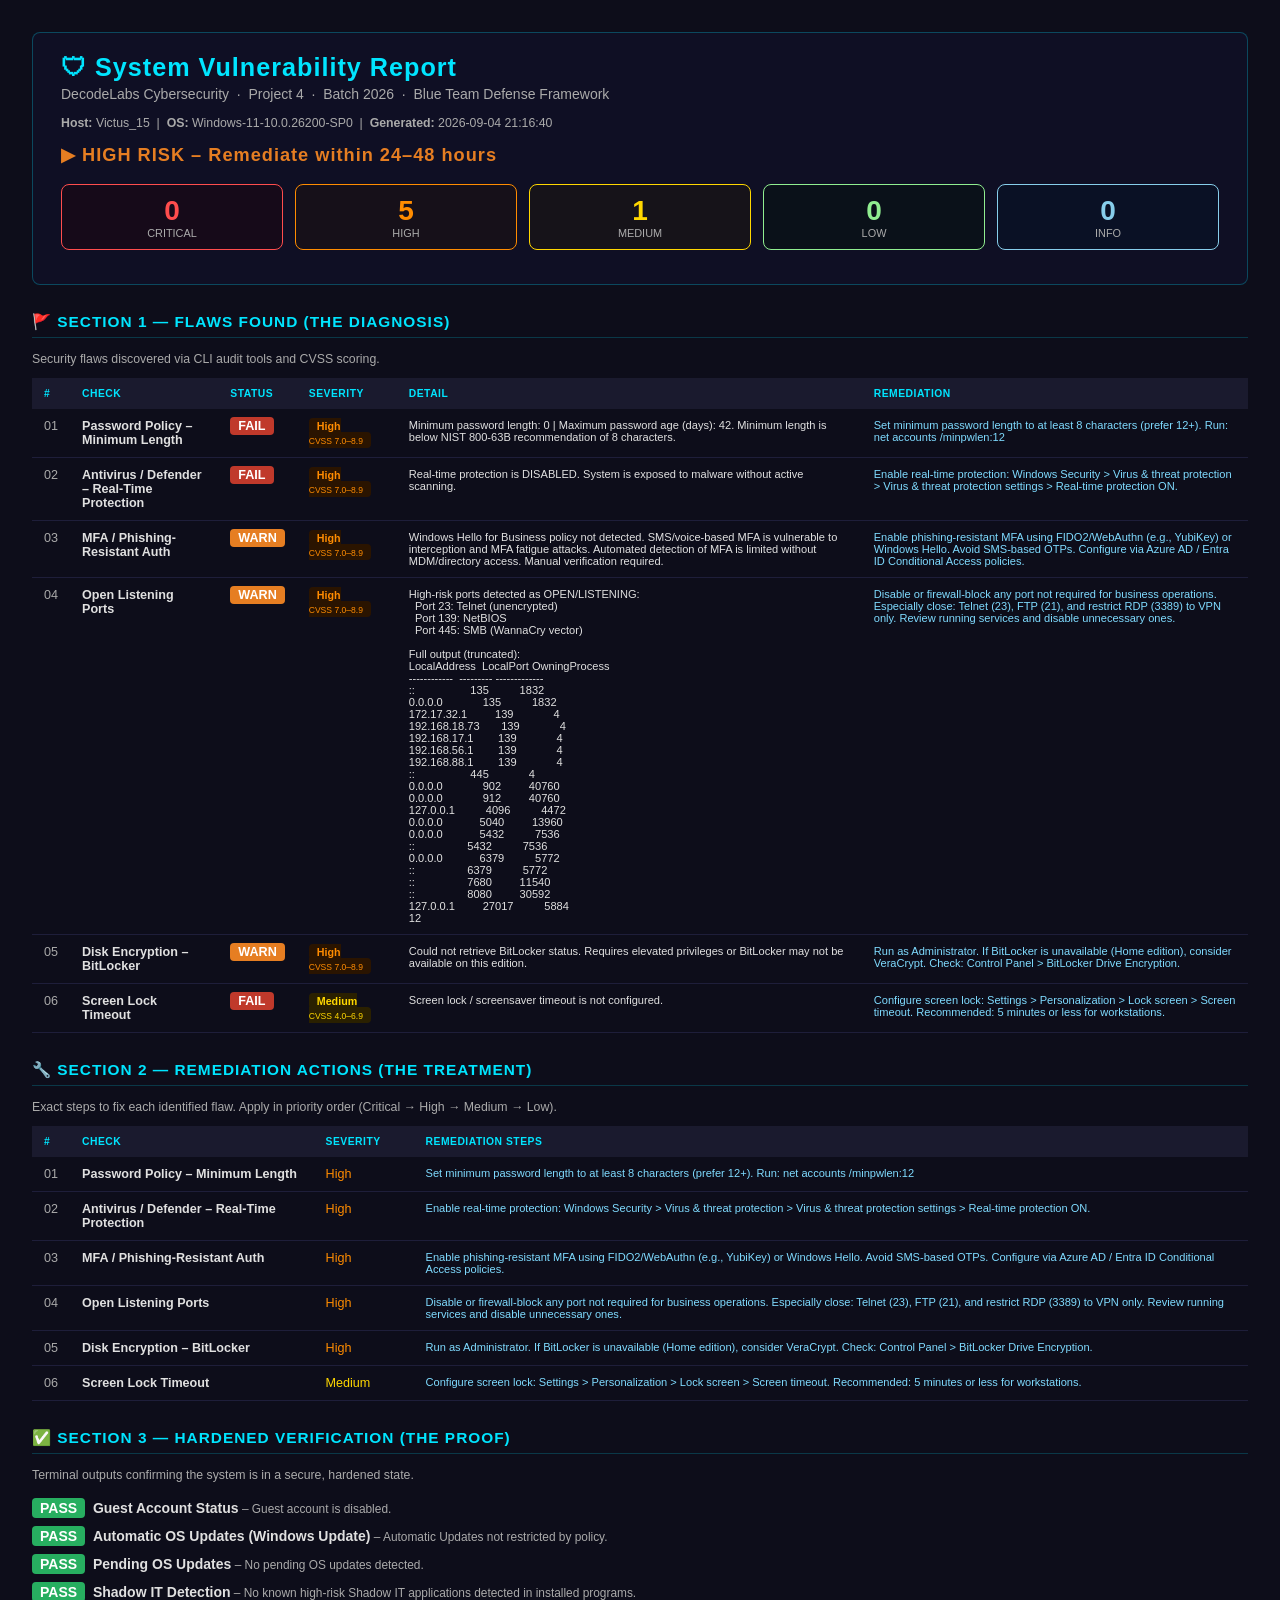
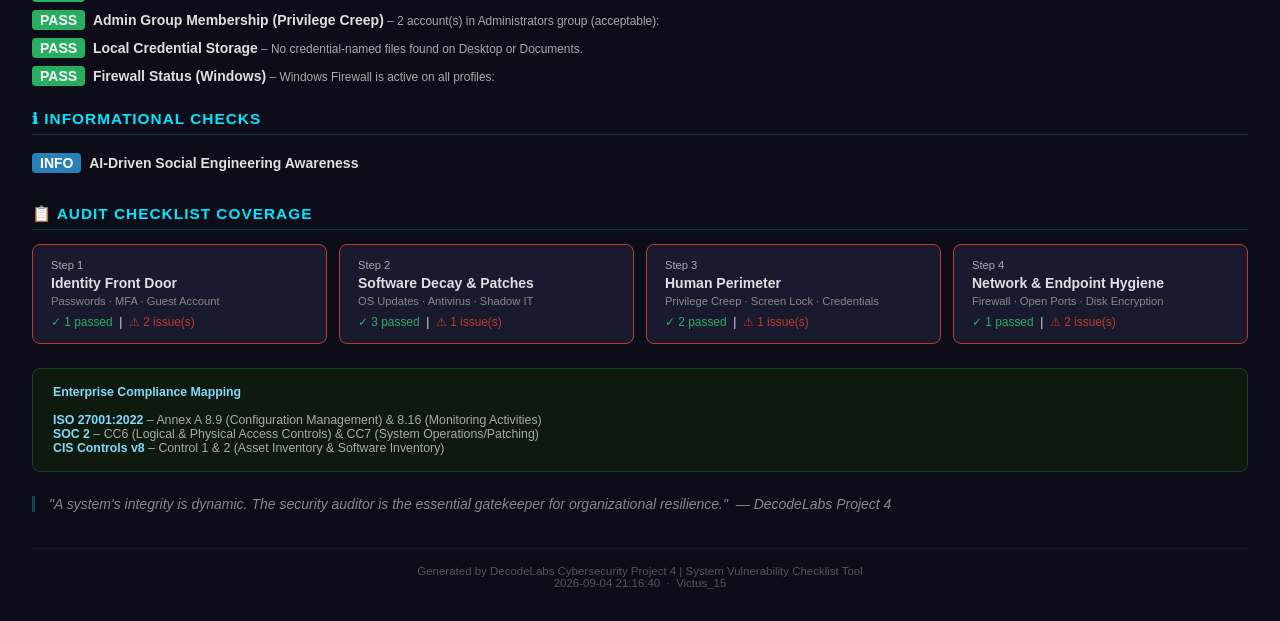
<file: Audited System/vulnerability-checklist/reports/vulnerability_report_20260904_211548.html>
<!DOCTYPE html>
<html lang="en">
<head>
  <meta charset="UTF-8">
  <meta name="viewport" content="width=device-width, initial-scale=1.0">
  <title>Vulnerability Report – Victus_15</title>
  <style>
    * { box-sizing: border-box; margin: 0; padding: 0; }
    body {
      background: #0d0d1a;
      color: #e0e0e0;
      font-family: 'Segoe UI', Arial, sans-serif;
      font-size: 14px;
      padding: 32px;
    }
    h1 { color: #00e5ff; font-size: 1.8em; letter-spacing: 1px; }
    h2 { color: #00e5ff; font-size: 1.1em; border-bottom: 1px solid #00e5ff33;
          padding-bottom: 6px; margin: 28px 0 14px; text-transform: uppercase;
          letter-spacing: 1px; }
    .header-block {
      border: 1px solid #00e5ff44;
      border-radius: 8px;
      padding: 20px 28px;
      margin-bottom: 28px;
      background: #0f0f24;
    }
    .meta { color: #aaa; font-size: 0.88em; line-height: 1.8; margin-top: 10px; }
    .posture {
      font-size: 1.3em;
      font-weight: bold;
      color: #e67e22;
      padding: 10px 0 4px;
      letter-spacing: 1px;
    }
    .summary-grid {
      display: flex;
      gap: 12px;
      flex-wrap: wrap;
      margin: 14px 0;
    }
    .summary-card {
      flex: 1;
      min-width: 90px;
      border-radius: 8px;
      padding: 10px 14px;
      text-align: center;
    }
    .summary-card .count { font-size: 2em; font-weight: bold; }
    .summary-card .label { font-size: 0.78em; color: #aaa; text-transform: uppercase; }
    table {
      width: 100%;
      border-collapse: collapse;
      margin-top: 8px;
      font-size: 0.9em;
    }
    th {
      background: #1a1a2e;
      color: #00e5ff;
      text-align: left;
      padding: 10px 12px;
      font-size: 0.82em;
      text-transform: uppercase;
      letter-spacing: 0.5px;
    }
    td {
      padding: 10px 12px;
      border-bottom: 1px solid #1e1e3a;
      vertical-align: top;
    }
    tr:hover td { background: #12122a; }
    .passed-list, .info-list {
      list-style: none;
      padding: 0;
      line-height: 2;
    }
    .compliance {
      background: #0f1a0f;
      border: 1px solid #27ae6044;
      border-radius: 8px;
      padding: 16px 20px;
      font-size: 0.88em;
      color: #aaa;
      margin-top: 14px;
    }
    .compliance strong { color: #7fdbff; }
    .coverage-grid {
      display: flex;
      gap: 12px;
      flex-wrap: wrap;
      margin-top: 12px;
    }
    footer {
      margin-top: 36px;
      color: #555;
      font-size: 0.82em;
      text-align: center;
      border-top: 1px solid #1e1e3a;
      padding-top: 16px;
    }
    blockquote {
      border-left: 3px solid #00e5ff44;
      padding-left: 14px;
      color: #888;
      font-style: italic;
      margin: 12px 0;
    }
  </style>
</head>
<body>

  <!-- Header -->
  <div class="header-block">
    <h1>&#128737; System Vulnerability Report</h1>
    <p style="color:#aaa;margin-top:4px">
      DecodeLabs Cybersecurity &nbsp;·&nbsp; Project 4 &nbsp;·&nbsp; Batch 2026
      &nbsp;·&nbsp; Blue Team Defense Framework
    </p>
    <div class="meta">
      <strong>Host:</strong> Victus_15 &nbsp;|&nbsp;
      <strong>OS:</strong> Windows-11-10.0.26200-SP0 &nbsp;|&nbsp;
      <strong>Generated:</strong> 2026-09-04 21:16:40
    </div>
    <div class="posture">&#9654; HIGH RISK – Remediate within 24–48 hours</div>

    <div class="summary-grid">
      <div class="summary-card" style="background:#2a00004d;border:1px solid #ff4d4d">
        <div class="count" style="color:#ff4d4d">0</div>
        <div class="label">Critical</div>
      </div>
      <div class="summary-card" style="background:#2a14004d;border:1px solid #ff8c00">
        <div class="count" style="color:#ff8c00">5</div>
        <div class="label">High</div>
      </div>
      <div class="summary-card" style="background:#2a20004d;border:1px solid #ffd700">
        <div class="count" style="color:#ffd700">1</div>
        <div class="label">Medium</div>
      </div>
      <div class="summary-card" style="background:#001a004d;border:1px solid #90ee90">
        <div class="count" style="color:#90ee90">0</div>
        <div class="label">Low</div>
      </div>
      <div class="summary-card" style="background:#001a2a4d;border:1px solid #87ceeb">
        <div class="count" style="color:#87ceeb">0</div>
        <div class="label">Info</div>
      </div>
    </div>
  </div>

  <!-- Section 1: Flaws Found -->
  <h2>&#128681; Section 1 — Flaws Found (The Diagnosis)</h2>
  <p style="color:#aaa;margin-bottom:12px;font-size:0.88em">
    Security flaws discovered via CLI audit tools and CVSS scoring.
  </p>
  <table>
    <thead>
      <tr>
        <th style="width:36px">#</th>
        <th>Check</th>
        <th style="width:70px">Status</th>
        <th style="width:100px">Severity</th>
        <th>Detail</th>
        <th>Remediation</th>
      </tr>
    </thead>
    <tbody>
      
        <tr>
          <td style="color:#aaa;text-align:center">01</td>
          <td><strong>Password Policy – Minimum Length</strong></td>
          <td><span style="background:#c0392b;color:#fff;padding:2px 8px;border-radius:4px;font-weight:bold">FAIL</span></td>
          <td><span style="background:#2a1400;color:#ff8c00;padding:2px 8px;border-radius:4px;
              font-weight:bold;font-size:0.85em">High<br>
              <span style="font-weight:normal;font-size:0.8em">CVSS 7.0–8.9</span>
              </span></td>
          <td style="font-size:0.88em">Minimum password length: 0 | Maximum password age (days): 42. Minimum length is below NIST 800-63B recommendation of 8 characters.</td>
          <td style="font-size:0.88em;color:#7fdbff">Set minimum password length to at least 8 characters (prefer 12+). Run: net accounts /minpwlen:12</td>
        </tr>
        <tr>
          <td style="color:#aaa;text-align:center">02</td>
          <td><strong>Antivirus / Defender – Real-Time Protection</strong></td>
          <td><span style="background:#c0392b;color:#fff;padding:2px 8px;border-radius:4px;font-weight:bold">FAIL</span></td>
          <td><span style="background:#2a1400;color:#ff8c00;padding:2px 8px;border-radius:4px;
              font-weight:bold;font-size:0.85em">High<br>
              <span style="font-weight:normal;font-size:0.8em">CVSS 7.0–8.9</span>
              </span></td>
          <td style="font-size:0.88em">Real-time protection is DISABLED. System is exposed to malware without active scanning.</td>
          <td style="font-size:0.88em;color:#7fdbff">Enable real-time protection: Windows Security > Virus & threat protection > Virus & threat protection settings > Real-time protection ON.</td>
        </tr>
        <tr>
          <td style="color:#aaa;text-align:center">03</td>
          <td><strong>MFA / Phishing-Resistant Auth</strong></td>
          <td><span style="background:#e67e22;color:#fff;padding:2px 8px;border-radius:4px;font-weight:bold">WARN</span></td>
          <td><span style="background:#2a1400;color:#ff8c00;padding:2px 8px;border-radius:4px;
              font-weight:bold;font-size:0.85em">High<br>
              <span style="font-weight:normal;font-size:0.8em">CVSS 7.0–8.9</span>
              </span></td>
          <td style="font-size:0.88em">Windows Hello for Business policy not detected. SMS/voice-based MFA is vulnerable to interception and MFA fatigue attacks. Automated detection of MFA is limited without MDM/directory access. Manual verification required.</td>
          <td style="font-size:0.88em;color:#7fdbff">Enable phishing-resistant MFA using FIDO2/WebAuthn (e.g., YubiKey) or Windows Hello. Avoid SMS-based OTPs. Configure via Azure AD / Entra ID Conditional Access policies.</td>
        </tr>
        <tr>
          <td style="color:#aaa;text-align:center">04</td>
          <td><strong>Open Listening Ports</strong></td>
          <td><span style="background:#e67e22;color:#fff;padding:2px 8px;border-radius:4px;font-weight:bold">WARN</span></td>
          <td><span style="background:#2a1400;color:#ff8c00;padding:2px 8px;border-radius:4px;
              font-weight:bold;font-size:0.85em">High<br>
              <span style="font-weight:normal;font-size:0.8em">CVSS 7.0–8.9</span>
              </span></td>
          <td style="font-size:0.88em">High-risk ports detected as OPEN/LISTENING:<br>&nbsp;&nbsp;Port 23: Telnet (unencrypted)<br>&nbsp;&nbsp;Port 139: NetBIOS<br>&nbsp;&nbsp;Port 445: SMB (WannaCry vector)<br><br>Full output (truncated):<br>LocalAddress&nbsp;&nbsp;LocalPort OwningProcess<br>------------&nbsp;&nbsp;--------- -------------<br>::&nbsp;&nbsp;&nbsp;&nbsp;&nbsp;&nbsp;&nbsp;&nbsp;&nbsp;&nbsp;&nbsp;&nbsp;&nbsp;&nbsp;&nbsp;&nbsp;&nbsp;&nbsp;135&nbsp;&nbsp;&nbsp;&nbsp;&nbsp;&nbsp;&nbsp;&nbsp;&nbsp;&nbsp;1832<br>0.0.0.0&nbsp;&nbsp;&nbsp;&nbsp;&nbsp;&nbsp;&nbsp;&nbsp;&nbsp;&nbsp;&nbsp;&nbsp; 135&nbsp;&nbsp;&nbsp;&nbsp;&nbsp;&nbsp;&nbsp;&nbsp;&nbsp;&nbsp;1832<br>172.17.32.1&nbsp;&nbsp;&nbsp;&nbsp;&nbsp;&nbsp;&nbsp;&nbsp; 139&nbsp;&nbsp;&nbsp;&nbsp;&nbsp;&nbsp;&nbsp;&nbsp;&nbsp;&nbsp;&nbsp;&nbsp; 4<br>192.168.18.73&nbsp;&nbsp;&nbsp;&nbsp;&nbsp;&nbsp; 139&nbsp;&nbsp;&nbsp;&nbsp;&nbsp;&nbsp;&nbsp;&nbsp;&nbsp;&nbsp;&nbsp;&nbsp; 4<br>192.168.17.1&nbsp;&nbsp;&nbsp;&nbsp;&nbsp;&nbsp;&nbsp;&nbsp;139&nbsp;&nbsp;&nbsp;&nbsp;&nbsp;&nbsp;&nbsp;&nbsp;&nbsp;&nbsp;&nbsp;&nbsp; 4<br>192.168.56.1&nbsp;&nbsp;&nbsp;&nbsp;&nbsp;&nbsp;&nbsp;&nbsp;139&nbsp;&nbsp;&nbsp;&nbsp;&nbsp;&nbsp;&nbsp;&nbsp;&nbsp;&nbsp;&nbsp;&nbsp; 4<br>192.168.88.1&nbsp;&nbsp;&nbsp;&nbsp;&nbsp;&nbsp;&nbsp;&nbsp;139&nbsp;&nbsp;&nbsp;&nbsp;&nbsp;&nbsp;&nbsp;&nbsp;&nbsp;&nbsp;&nbsp;&nbsp; 4<br>::&nbsp;&nbsp;&nbsp;&nbsp;&nbsp;&nbsp;&nbsp;&nbsp;&nbsp;&nbsp;&nbsp;&nbsp;&nbsp;&nbsp;&nbsp;&nbsp;&nbsp;&nbsp;445&nbsp;&nbsp;&nbsp;&nbsp;&nbsp;&nbsp;&nbsp;&nbsp;&nbsp;&nbsp;&nbsp;&nbsp; 4<br>0.0.0.0&nbsp;&nbsp;&nbsp;&nbsp;&nbsp;&nbsp;&nbsp;&nbsp;&nbsp;&nbsp;&nbsp;&nbsp; 902&nbsp;&nbsp;&nbsp;&nbsp;&nbsp;&nbsp;&nbsp;&nbsp; 40760<br>0.0.0.0&nbsp;&nbsp;&nbsp;&nbsp;&nbsp;&nbsp;&nbsp;&nbsp;&nbsp;&nbsp;&nbsp;&nbsp; 912&nbsp;&nbsp;&nbsp;&nbsp;&nbsp;&nbsp;&nbsp;&nbsp; 40760<br>127.0.0.1&nbsp;&nbsp;&nbsp;&nbsp;&nbsp;&nbsp;&nbsp;&nbsp;&nbsp;&nbsp;4096&nbsp;&nbsp;&nbsp;&nbsp;&nbsp;&nbsp;&nbsp;&nbsp;&nbsp;&nbsp;4472<br>0.0.0.0&nbsp;&nbsp;&nbsp;&nbsp;&nbsp;&nbsp;&nbsp;&nbsp;&nbsp;&nbsp;&nbsp;&nbsp;5040&nbsp;&nbsp;&nbsp;&nbsp;&nbsp;&nbsp;&nbsp;&nbsp; 13960<br>0.0.0.0&nbsp;&nbsp;&nbsp;&nbsp;&nbsp;&nbsp;&nbsp;&nbsp;&nbsp;&nbsp;&nbsp;&nbsp;5432&nbsp;&nbsp;&nbsp;&nbsp;&nbsp;&nbsp;&nbsp;&nbsp;&nbsp;&nbsp;7536<br>::&nbsp;&nbsp;&nbsp;&nbsp;&nbsp;&nbsp;&nbsp;&nbsp;&nbsp;&nbsp;&nbsp;&nbsp;&nbsp;&nbsp;&nbsp;&nbsp; 5432&nbsp;&nbsp;&nbsp;&nbsp;&nbsp;&nbsp;&nbsp;&nbsp;&nbsp;&nbsp;7536<br>0.0.0.0&nbsp;&nbsp;&nbsp;&nbsp;&nbsp;&nbsp;&nbsp;&nbsp;&nbsp;&nbsp;&nbsp;&nbsp;6379&nbsp;&nbsp;&nbsp;&nbsp;&nbsp;&nbsp;&nbsp;&nbsp;&nbsp;&nbsp;5772<br>::&nbsp;&nbsp;&nbsp;&nbsp;&nbsp;&nbsp;&nbsp;&nbsp;&nbsp;&nbsp;&nbsp;&nbsp;&nbsp;&nbsp;&nbsp;&nbsp; 6379&nbsp;&nbsp;&nbsp;&nbsp;&nbsp;&nbsp;&nbsp;&nbsp;&nbsp;&nbsp;5772<br>::&nbsp;&nbsp;&nbsp;&nbsp;&nbsp;&nbsp;&nbsp;&nbsp;&nbsp;&nbsp;&nbsp;&nbsp;&nbsp;&nbsp;&nbsp;&nbsp; 7680&nbsp;&nbsp;&nbsp;&nbsp;&nbsp;&nbsp;&nbsp;&nbsp; 11540<br>::&nbsp;&nbsp;&nbsp;&nbsp;&nbsp;&nbsp;&nbsp;&nbsp;&nbsp;&nbsp;&nbsp;&nbsp;&nbsp;&nbsp;&nbsp;&nbsp; 8080&nbsp;&nbsp;&nbsp;&nbsp;&nbsp;&nbsp;&nbsp;&nbsp; 30592<br>127.0.0.1&nbsp;&nbsp;&nbsp;&nbsp;&nbsp;&nbsp;&nbsp;&nbsp; 27017&nbsp;&nbsp;&nbsp;&nbsp;&nbsp;&nbsp;&nbsp;&nbsp;&nbsp;&nbsp;5884<br>12</td>
          <td style="font-size:0.88em;color:#7fdbff">Disable or firewall-block any port not required for business operations. Especially close: Telnet (23), FTP (21), and restrict RDP (3389) to VPN only. Review running services and disable unnecessary ones.</td>
        </tr>
        <tr>
          <td style="color:#aaa;text-align:center">05</td>
          <td><strong>Disk Encryption – BitLocker</strong></td>
          <td><span style="background:#e67e22;color:#fff;padding:2px 8px;border-radius:4px;font-weight:bold">WARN</span></td>
          <td><span style="background:#2a1400;color:#ff8c00;padding:2px 8px;border-radius:4px;
              font-weight:bold;font-size:0.85em">High<br>
              <span style="font-weight:normal;font-size:0.8em">CVSS 7.0–8.9</span>
              </span></td>
          <td style="font-size:0.88em">Could not retrieve BitLocker status. Requires elevated privileges or BitLocker may not be available on this edition.</td>
          <td style="font-size:0.88em;color:#7fdbff">Run as Administrator. If BitLocker is unavailable (Home edition), consider VeraCrypt. Check: Control Panel > BitLocker Drive Encryption.</td>
        </tr>
        <tr>
          <td style="color:#aaa;text-align:center">06</td>
          <td><strong>Screen Lock Timeout</strong></td>
          <td><span style="background:#c0392b;color:#fff;padding:2px 8px;border-radius:4px;font-weight:bold">FAIL</span></td>
          <td><span style="background:#2a2000;color:#ffd700;padding:2px 8px;border-radius:4px;
              font-weight:bold;font-size:0.85em">Medium<br>
              <span style="font-weight:normal;font-size:0.8em">CVSS 4.0–6.9</span>
              </span></td>
          <td style="font-size:0.88em">Screen lock / screensaver timeout is not configured.</td>
          <td style="font-size:0.88em;color:#7fdbff">Configure screen lock: Settings > Personalization > Lock screen > Screen timeout. Recommended: 5 minutes or less for workstations.</td>
        </tr>
    </tbody>
  </table>

  <!-- Section 2: Remediation Actions -->
  <h2>&#128295; Section 2 — Remediation Actions (The Treatment)</h2>
  <p style="color:#aaa;margin-bottom:12px;font-size:0.88em">
    Exact steps to fix each identified flaw. Apply in priority order (Critical → High → Medium → Low).
  </p>
  <table>
    <thead>
      <tr>
        <th style="width:36px">#</th>
        <th>Check</th>
        <th style="width:100px">Severity</th>
        <th>Remediation Steps</th>
      </tr>
    </thead>
    <tbody>
      <tr><td style="color:#aaa;text-align:center">01</td><td><strong>Password Policy – Minimum Length</strong></td><td><span style="color:#ff8c00">High</span></td><td style="color:#7fdbff;font-size:0.88em">Set minimum password length to at least 8 characters (prefer 12+). Run: net accounts /minpwlen:12</td></tr><tr><td style="color:#aaa;text-align:center">02</td><td><strong>Antivirus / Defender – Real-Time Protection</strong></td><td><span style="color:#ff8c00">High</span></td><td style="color:#7fdbff;font-size:0.88em">Enable real-time protection: Windows Security > Virus & threat protection > Virus & threat protection settings > Real-time protection ON.</td></tr><tr><td style="color:#aaa;text-align:center">03</td><td><strong>MFA / Phishing-Resistant Auth</strong></td><td><span style="color:#ff8c00">High</span></td><td style="color:#7fdbff;font-size:0.88em">Enable phishing-resistant MFA using FIDO2/WebAuthn (e.g., YubiKey) or Windows Hello. Avoid SMS-based OTPs. Configure via Azure AD / Entra ID Conditional Access policies.</td></tr><tr><td style="color:#aaa;text-align:center">04</td><td><strong>Open Listening Ports</strong></td><td><span style="color:#ff8c00">High</span></td><td style="color:#7fdbff;font-size:0.88em">Disable or firewall-block any port not required for business operations. Especially close: Telnet (23), FTP (21), and restrict RDP (3389) to VPN only. Review running services and disable unnecessary ones.</td></tr><tr><td style="color:#aaa;text-align:center">05</td><td><strong>Disk Encryption – BitLocker</strong></td><td><span style="color:#ff8c00">High</span></td><td style="color:#7fdbff;font-size:0.88em">Run as Administrator. If BitLocker is unavailable (Home edition), consider VeraCrypt. Check: Control Panel > BitLocker Drive Encryption.</td></tr><tr><td style="color:#aaa;text-align:center">06</td><td><strong>Screen Lock Timeout</strong></td><td><span style="color:#ffd700">Medium</span></td><td style="color:#7fdbff;font-size:0.88em">Configure screen lock: Settings > Personalization > Lock screen > Screen timeout. Recommended: 5 minutes or less for workstations.</td></tr>
    </tbody>
  </table>

  <!-- Section 3: Hardened Verification -->
  <h2>&#9989; Section 3 — Hardened Verification (The Proof)</h2>
  <p style="color:#aaa;margin-bottom:12px;font-size:0.88em">
    Terminal outputs confirming the system is in a secure, hardened state.
  </p>
  <ul class="passed-list">
    <li><span style="background:#27ae60;color:#fff;padding:2px 8px;border-radius:4px;font-weight:bold">PASS</span> &nbsp;<strong>Guest Account Status</strong><span style="color:#aaa;font-size:0.85em"> – Guest account is disabled.</span></li><li><span style="background:#27ae60;color:#fff;padding:2px 8px;border-radius:4px;font-weight:bold">PASS</span> &nbsp;<strong>Automatic OS Updates (Windows Update)</strong><span style="color:#aaa;font-size:0.85em"> – Automatic Updates not restricted by policy.</span></li><li><span style="background:#27ae60;color:#fff;padding:2px 8px;border-radius:4px;font-weight:bold">PASS</span> &nbsp;<strong>Pending OS Updates</strong><span style="color:#aaa;font-size:0.85em"> – No pending OS updates detected.</span></li><li><span style="background:#27ae60;color:#fff;padding:2px 8px;border-radius:4px;font-weight:bold">PASS</span> &nbsp;<strong>Shadow IT Detection</strong><span style="color:#aaa;font-size:0.85em"> – No known high-risk Shadow IT applications detected in installed programs.</span></li><li><span style="background:#27ae60;color:#fff;padding:2px 8px;border-radius:4px;font-weight:bold">PASS</span> &nbsp;<strong>Admin Group Membership (Privilege Creep)</strong><span style="color:#aaa;font-size:0.85em"> – 2 account(s) in Administrators group (acceptable):</span></li><li><span style="background:#27ae60;color:#fff;padding:2px 8px;border-radius:4px;font-weight:bold">PASS</span> &nbsp;<strong>Local Credential Storage</strong><span style="color:#aaa;font-size:0.85em"> – No credential-named files found on Desktop or Documents.</span></li><li><span style="background:#27ae60;color:#fff;padding:2px 8px;border-radius:4px;font-weight:bold">PASS</span> &nbsp;<strong>Firewall Status (Windows)</strong><span style="color:#aaa;font-size:0.85em"> – Windows Firewall is active on all profiles:</span></li>
  </ul>
  <h2 style='margin-top:20px'>&#8505; Informational Checks</h2><ul class='info-list'><li><span style="background:#2980b9;color:#fff;padding:2px 8px;border-radius:4px;font-weight:bold">INFO</span> &nbsp;<strong>AI-Driven Social Engineering Awareness</strong></li></ul>

  <!-- Audit Coverage -->
  <h2>&#128203; Audit Checklist Coverage</h2>
  <div class="coverage-grid">
    
        <div style="background:#1a1a2e;border:1px solid #c0392b;border-radius:8px;
                    padding:14px 18px;min-width:160px;flex:1">
          <div style="color:#aaa;font-size:0.8em">Step 1</div>
          <div style="font-weight:bold;color:#e0e0e0;margin:4px 0">Identity Front Door</div>
          <div style="color:#888;font-size:0.8em;margin-bottom:8px">Passwords · MFA · Guest Account</div>
          <div style="font-size:0.85em">
            <span style="color:#27ae60">&#10003; 1 passed</span>
            &nbsp;|&nbsp;
            <span style="color:#c0392b">&#9888; 2 issue(s)</span>
          </div>
        </div>
        <div style="background:#1a1a2e;border:1px solid #c0392b;border-radius:8px;
                    padding:14px 18px;min-width:160px;flex:1">
          <div style="color:#aaa;font-size:0.8em">Step 2</div>
          <div style="font-weight:bold;color:#e0e0e0;margin:4px 0">Software Decay & Patches</div>
          <div style="color:#888;font-size:0.8em;margin-bottom:8px">OS Updates · Antivirus · Shadow IT</div>
          <div style="font-size:0.85em">
            <span style="color:#27ae60">&#10003; 3 passed</span>
            &nbsp;|&nbsp;
            <span style="color:#c0392b">&#9888; 1 issue(s)</span>
          </div>
        </div>
        <div style="background:#1a1a2e;border:1px solid #c0392b;border-radius:8px;
                    padding:14px 18px;min-width:160px;flex:1">
          <div style="color:#aaa;font-size:0.8em">Step 3</div>
          <div style="font-weight:bold;color:#e0e0e0;margin:4px 0">Human Perimeter</div>
          <div style="color:#888;font-size:0.8em;margin-bottom:8px">Privilege Creep · Screen Lock · Credentials</div>
          <div style="font-size:0.85em">
            <span style="color:#27ae60">&#10003; 2 passed</span>
            &nbsp;|&nbsp;
            <span style="color:#c0392b">&#9888; 1 issue(s)</span>
          </div>
        </div>
        <div style="background:#1a1a2e;border:1px solid #c0392b;border-radius:8px;
                    padding:14px 18px;min-width:160px;flex:1">
          <div style="color:#aaa;font-size:0.8em">Step 4</div>
          <div style="font-weight:bold;color:#e0e0e0;margin:4px 0">Network & Endpoint Hygiene</div>
          <div style="color:#888;font-size:0.8em;margin-bottom:8px">Firewall · Open Ports · Disk Encryption</div>
          <div style="font-size:0.85em">
            <span style="color:#27ae60">&#10003; 1 passed</span>
            &nbsp;|&nbsp;
            <span style="color:#c0392b">&#9888; 2 issue(s)</span>
          </div>
        </div>
  </div>

  <!-- Compliance -->
  <div class="compliance" style="margin-top:24px">
    <strong>Enterprise Compliance Mapping</strong><br><br>
    <strong>ISO 27001:2022</strong> – Annex A 8.9 (Configuration Management) &amp; 8.16 (Monitoring Activities)<br>
    <strong>SOC 2</strong> – CC6 (Logical &amp; Physical Access Controls) &amp; CC7 (System Operations/Patching)<br>
    <strong>CIS Controls v8</strong> – Control 1 &amp; 2 (Asset Inventory &amp; Software Inventory)
  </div>

  <!-- Quote -->
  <blockquote style="margin-top:24px">
    "A system's integrity is dynamic. The security auditor is the essential gatekeeper
    for organizational resilience." &nbsp;— DecodeLabs Project 4
  </blockquote>

  <footer>
    Generated by DecodeLabs Cybersecurity Project 4 | System Vulnerability Checklist Tool<br>
    2026-09-04 21:16:40 &nbsp;·&nbsp; Victus_15
  </footer>

</body>
</html>
</file>
<file: Anti-Phising/phishing-awareness-project/css/styles.css>
/* =============================================
   DecodeLabs - Phishing Awareness Analysis
   Shared Stylesheet
   ============================================= */

:root {
  --primary: #1a3a5c;
  --secondary: #2e7d32;
  --accent: #c62828;
  --warning: #f57f17;
  --safe: #2e7d32;
  --suspicious: #e65100;
  --danger: #b71c1c;
  --bg: #f5f6fa;
  --card: #ffffff;
  --text: #1c1c2e;
  --muted: #6b7280;
  --border: #e2e8f0;
  --shadow: 0 4px 20px rgba(0,0,0,0.08);
  --radius: 12px;
  --font: 'Segoe UI', system-ui, -apple-system, sans-serif;
}

* {
  margin: 0;
  padding: 0;
  box-sizing: border-box;
}

body {
  font-family: var(--font);
  background: var(--bg);
  color: var(--text);
  line-height: 1.6;
}

/* ---- NAV ---- */
nav {
  background: var(--primary);
  padding: 0 2rem;
  display: flex;
  align-items: center;
  justify-content: space-between;
  height: 64px;
  position: sticky;
  top: 0;
  z-index: 100;
  box-shadow: 0 2px 12px rgba(0,0,0,0.2);
}

.nav-brand {
  display: flex;
  align-items: center;
  gap: 10px;
  text-decoration: none;
}

.nav-brand .logo-icon {
  font-size: 1.6rem;
}

.nav-brand span {
  color: #fff;
  font-weight: 700;
  font-size: 1.1rem;
  letter-spacing: 0.5px;
}

.nav-links {
  display: flex;
  gap: 6px;
  list-style: none;
}

.nav-links a {
  color: rgba(255,255,255,0.8);
  text-decoration: none;
  padding: 6px 14px;
  border-radius: 6px;
  font-size: 0.9rem;
  font-weight: 500;
  transition: all 0.2s;
}

.nav-links a:hover,
.nav-links a.active {
  color: #fff;
  background: rgba(255,255,255,0.15);
}

/* ---- HERO ---- */
.hero {
  background: linear-gradient(135deg, var(--primary) 0%, #0d2137 100%);
  color: #fff;
  padding: 5rem 2rem;
  text-align: center;
}

.hero h1 {
  font-size: 2.8rem;
  font-weight: 800;
  margin-bottom: 1rem;
  line-height: 1.2;
}

.hero h1 span {
  color: #64b5f6;
}

.hero p {
  font-size: 1.15rem;
  color: rgba(255,255,255,0.75);
  max-width: 620px;
  margin: 0 auto 2rem;
}

.hero-badges {
  display: flex;
  gap: 12px;
  justify-content: center;
  flex-wrap: wrap;
  margin-bottom: 2.5rem;
}

.badge {
  background: rgba(255,255,255,0.12);
  border: 1px solid rgba(255,255,255,0.2);
  color: #fff;
  padding: 6px 16px;
  border-radius: 20px;
  font-size: 0.85rem;
  font-weight: 500;
}

.hero-cta {
  display: flex;
  gap: 12px;
  justify-content: center;
  flex-wrap: wrap;
}

/* ---- BUTTONS ---- */
.btn {
  display: inline-flex;
  align-items: center;
  gap: 8px;
  padding: 12px 24px;
  border-radius: 8px;
  font-size: 0.95rem;
  font-weight: 600;
  cursor: pointer;
  text-decoration: none;
  border: none;
  transition: all 0.2s;
}

.btn-primary {
  background: #64b5f6;
  color: #0d2137;
}

.btn-primary:hover {
  background: #90caf9;
  transform: translateY(-1px);
}

.btn-outline {
  background: transparent;
  color: #fff;
  border: 2px solid rgba(255,255,255,0.4);
}

.btn-outline:hover {
  border-color: #fff;
  background: rgba(255,255,255,0.1);
}

.btn-danger {
  background: var(--accent);
  color: #fff;
}

.btn-danger:hover {
  background: #e53935;
  transform: translateY(-1px);
}

.btn-success {
  background: var(--secondary);
  color: #fff;
}

.btn-success:hover {
  background: #388e3c;
  transform: translateY(-1px);
}

.btn-warning {
  background: var(--warning);
  color: #fff;
}

.btn-warning:hover {
  background: #fb8c00;
}

/* ---- MAIN LAYOUT ---- */
main {
  max-width: 1200px;
  margin: 0 auto;
  padding: 3rem 2rem;
}

.section-title {
  font-size: 1.6rem;
  font-weight: 700;
  color: var(--primary);
  margin-bottom: 0.4rem;
}

.section-sub {
  color: var(--muted);
  margin-bottom: 2rem;
  font-size: 0.95rem;
}

/* ---- CARDS ---- */
.card {
  background: var(--card);
  border-radius: var(--radius);
  padding: 1.8rem;
  box-shadow: var(--shadow);
  border: 1px solid var(--border);
}

.card-grid {
  display: grid;
  grid-template-columns: repeat(auto-fit, minmax(260px, 1fr));
  gap: 1.5rem;
}

.card h3 {
  font-size: 1.1rem;
  font-weight: 700;
  margin-bottom: 0.6rem;
  color: var(--primary);
}

.card p {
  color: var(--muted);
  font-size: 0.9rem;
}

.card-icon {
  font-size: 2rem;
  margin-bottom: 0.8rem;
}

/* ---- STAT CARDS ---- */
.stats-row {
  display: grid;
  grid-template-columns: repeat(auto-fit, minmax(200px, 1fr));
  gap: 1.2rem;
  margin-bottom: 3rem;
}

.stat-card {
  background: var(--card);
  border-radius: var(--radius);
  padding: 1.4rem;
  text-align: center;
  box-shadow: var(--shadow);
  border-left: 4px solid var(--primary);
}

.stat-card.danger { border-left-color: var(--danger); }
.stat-card.warning { border-left-color: var(--warning); }
.stat-card.success { border-left-color: var(--safe); }

.stat-number {
  font-size: 2.2rem;
  font-weight: 800;
  color: var(--primary);
}

.stat-card.danger .stat-number { color: var(--danger); }
.stat-card.warning .stat-number { color: var(--warning); }
.stat-card.success .stat-number { color: var(--safe); }

.stat-label {
  font-size: 0.85rem;
  color: var(--muted);
  margin-top: 4px;
}

/* ---- TAGS ---- */
.tag {
  display: inline-block;
  padding: 3px 10px;
  border-radius: 12px;
  font-size: 0.78rem;
  font-weight: 600;
  margin: 2px;
}

.tag-red { background: #ffebee; color: #c62828; }
.tag-orange { background: #fff3e0; color: #e65100; }
.tag-green { background: #e8f5e9; color: #2e7d32; }
.tag-blue { background: #e3f2fd; color: #1565c0; }
.tag-purple { background: #f3e5f5; color: #6a1b9a; }

/* ---- FORMS ---- */
textarea, input[type="text"], input[type="email"] {
  width: 100%;
  padding: 12px 14px;
  border: 2px solid var(--border);
  border-radius: 8px;
  font-family: var(--font);
  font-size: 0.95rem;
  background: #fff;
  color: var(--text);
  transition: border-color 0.2s;
  resize: vertical;
}

textarea:focus, input:focus {
  outline: none;
  border-color: var(--primary);
}

label {
  display: block;
  font-weight: 600;
  font-size: 0.9rem;
  margin-bottom: 6px;
  color: var(--text);
}

.form-group {
  margin-bottom: 1.2rem;
}

/* ---- RESULT BOXES ---- */
.result-box {
  border-radius: var(--radius);
  padding: 1.5rem;
  margin-top: 1.5rem;
  display: none;
  animation: fadeIn 0.3s ease;
}

.result-box.show { display: block; }

.result-safe {
  background: #e8f5e9;
  border: 2px solid #a5d6a7;
}

.result-suspicious {
  background: #fff3e0;
  border: 2px solid #ffcc80;
}

.result-danger {
  background: #ffebee;
  border: 2px solid #ef9a9a;
}

.result-title {
  font-size: 1.2rem;
  font-weight: 700;
  margin-bottom: 0.5rem;
  display: flex;
  align-items: center;
  gap: 8px;
}

/* ---- SCORE METER ---- */
.score-meter {
  margin: 1rem 0;
}

.score-bar-bg {
  height: 12px;
  background: #e0e0e0;
  border-radius: 6px;
  overflow: hidden;
}

.score-bar-fill {
  height: 100%;
  border-radius: 6px;
  transition: width 0.6s ease;
}

.fill-safe { background: linear-gradient(90deg, #66bb6a, #43a047); }
.fill-suspicious { background: linear-gradient(90deg, #ffa726, #fb8c00); }
.fill-danger { background: linear-gradient(90deg, #ef5350, #c62828); }

/* ---- RED FLAGS LIST ---- */
.flag-list {
  list-style: none;
  display: grid;
  gap: 10px;
}

.flag-item {
  display: flex;
  align-items: flex-start;
  gap: 12px;
  padding: 14px 16px;
  border-radius: 8px;
  background: #fff;
  border: 1px solid var(--border);
  transition: all 0.2s;
}

.flag-item:hover {
  border-color: #90caf9;
  box-shadow: 0 2px 8px rgba(0,0,0,0.06);
}

.flag-item.found {
  border-color: #ef9a9a;
  background: #fff5f5;
}

.flag-icon {
  font-size: 1.3rem;
  flex-shrink: 0;
  margin-top: 1px;
}

.flag-content h4 {
  font-size: 0.95rem;
  font-weight: 600;
  color: var(--text);
}

.flag-content p {
  font-size: 0.82rem;
  color: var(--muted);
  margin-top: 2px;
}

/* ---- CHECKLIST ---- */
.checklist-item {
  display: flex;
  align-items: flex-start;
  gap: 12px;
  padding: 16px;
  border-radius: 8px;
  border: 2px solid var(--border);
  margin-bottom: 10px;
  cursor: pointer;
  transition: all 0.2s;
  background: #fff;
}

.checklist-item:hover {
  border-color: var(--primary);
}

.checklist-item.checked {
  border-color: var(--accent);
  background: #fff5f5;
}

.checklist-item input[type="checkbox"] {
  width: 20px;
  height: 20px;
  margin-top: 2px;
  flex-shrink: 0;
  cursor: pointer;
  accent-color: var(--accent);
}

.checklist-item label {
  margin: 0;
  cursor: pointer;
  font-weight: 600;
}

.checklist-item .desc {
  font-weight: 400;
  color: var(--muted);
  font-size: 0.85rem;
  margin-top: 3px;
}

.checklist-section {
  margin-bottom: 2rem;
}

.checklist-section-title {
  font-size: 1rem;
  font-weight: 700;
  color: var(--primary);
  padding: 8px 14px;
  background: #e8eef7;
  border-radius: 6px;
  margin-bottom: 12px;
  border-left: 4px solid var(--primary);
}

/* ---- DECISION TREE ---- */
.tree-container {
  display: flex;
  flex-direction: column;
  gap: 0;
}

.tree-step {
  display: none;
  animation: fadeIn 0.3s ease;
}

.tree-step.active {
  display: block;
}

.tree-question {
  font-size: 1.3rem;
  font-weight: 700;
  color: var(--primary);
  margin-bottom: 0.5rem;
}

.tree-hint {
  color: var(--muted);
  font-size: 0.9rem;
  margin-bottom: 1.5rem;
}

.tree-options {
  display: flex;
  gap: 12px;
  flex-wrap: wrap;
}

.tree-opt-btn {
  padding: 12px 22px;
  border-radius: 8px;
  font-size: 0.95rem;
  font-weight: 600;
  cursor: pointer;
  border: 2px solid transparent;
  transition: all 0.2s;
}

.tree-opt-yes {
  background: #ffebee;
  color: var(--danger);
  border-color: #ef9a9a;
}

.tree-opt-yes:hover {
  background: var(--danger);
  color: #fff;
}

.tree-opt-no {
  background: #e8f5e9;
  color: var(--safe);
  border-color: #a5d6a7;
}

.tree-opt-no:hover {
  background: var(--safe);
  color: #fff;
}

.tree-opt-unsure {
  background: #fff3e0;
  color: var(--suspicious);
  border-color: #ffcc80;
}

.tree-opt-unsure:hover {
  background: var(--suspicious);
  color: #fff;
}

.tree-verdict {
  padding: 2rem;
  border-radius: var(--radius);
  text-align: center;
}

.verdict-safe { background: #e8f5e9; border: 2px solid #a5d6a7; }
.verdict-suspicious { background: #fff3e0; border: 2px solid #ffcc80; }
.verdict-malicious { background: #ffebee; border: 2px solid #ef9a9a; }

.verdict-icon { font-size: 3rem; margin-bottom: 0.5rem; }
.verdict-title { font-size: 1.5rem; font-weight: 800; margin-bottom: 0.5rem; }
.verdict-action { font-size: 1rem; color: var(--muted); margin-bottom: 1rem; }

/* ---- PROGRESS BAR (triage) ---- */
.triage-progress {
  display: flex;
  align-items: center;
  gap: 12px;
  margin-bottom: 2rem;
}

.progress-bar-bg {
  flex: 1;
  height: 8px;
  background: #e0e0e0;
  border-radius: 4px;
  overflow: hidden;
}

.progress-bar-fill {
  height: 100%;
  background: linear-gradient(90deg, var(--primary), #42a5f5);
  border-radius: 4px;
  transition: width 0.4s ease;
}

.progress-label {
  font-size: 0.85rem;
  font-weight: 600;
  color: var(--muted);
  white-space: nowrap;
}

/* ---- SIMULATION CARDS ---- */
.sim-email {
  background: #fff;
  border: 1px solid var(--border);
  border-radius: var(--radius);
  overflow: hidden;
  box-shadow: var(--shadow);
}

.sim-email-header {
  background: #f8fafc;
  padding: 14px 18px;
  border-bottom: 1px solid var(--border);
  font-size: 0.85rem;
}

.sim-email-header div {
  margin-bottom: 4px;
  display: flex;
  gap: 8px;
}

.sim-email-header strong {
  min-width: 60px;
  color: var(--muted);
  font-weight: 600;
}

.sim-email-body {
  padding: 18px;
  font-size: 0.93rem;
  line-height: 1.7;
}

.sim-email-body a.fake-link {
  color: #1565c0;
  text-decoration: underline;
  cursor: default;
}

.highlight-bad {
  background: #fff3cd;
  border-bottom: 2px solid #ffc107;
  cursor: help;
  border-radius: 2px;
}

.sim-tabs {
  display: flex;
  gap: 8px;
  margin-bottom: 1.5rem;
  flex-wrap: wrap;
}

.sim-tab {
  padding: 8px 18px;
  border-radius: 20px;
  border: 2px solid var(--border);
  background: #fff;
  cursor: pointer;
  font-size: 0.88rem;
  font-weight: 600;
  color: var(--muted);
  transition: all 0.2s;
}

.sim-tab.active {
  background: var(--primary);
  color: #fff;
  border-color: var(--primary);
}

.sim-content {
  display: none;
}

.sim-content.active {
  display: block;
  animation: fadeIn 0.3s ease;
}

/* ---- ANALYSIS PANEL ---- */
.analysis-panel {
  display: grid;
  grid-template-columns: 1fr 1fr;
  gap: 1.5rem;
  margin-top: 1.5rem;
}

@media (max-width: 768px) {
  .analysis-panel { grid-template-columns: 1fr; }
}

/* ---- FOOTER ---- */
footer {
  background: var(--primary);
  color: rgba(255,255,255,0.7);
  text-align: center;
  padding: 2rem;
  font-size: 0.88rem;
  margin-top: 4rem;
}

footer strong {
  color: #fff;
}

/* ---- UTILITY ---- */
.flex { display: flex; }
.items-center { align-items: center; }
.gap-2 { gap: 8px; }
.gap-4 { gap: 16px; }
.mb-1 { margin-bottom: 0.5rem; }
.mb-2 { margin-bottom: 1rem; }
.mb-3 { margin-bottom: 1.5rem; }
.mb-4 { margin-bottom: 2rem; }
.mt-2 { margin-top: 1rem; }
.mt-3 { margin-top: 1.5rem; }
.text-muted { color: var(--muted); }
.text-danger { color: var(--danger); }
.text-success { color: var(--safe); }
.text-warning { color: var(--warning); }
.font-bold { font-weight: 700; }
.text-sm { font-size: 0.88rem; }

@keyframes fadeIn {
  from { opacity: 0; transform: translateY(8px); }
  to { opacity: 1; transform: translateY(0); }
}

/* ---- RESPONSIVE ---- */
@media (max-width: 768px) {
  .hero h1 { font-size: 1.9rem; }
  nav { padding: 0 1rem; }
  .nav-links { display: none; }
  main { padding: 2rem 1rem; }
  .card-grid { grid-template-columns: 1fr; }
}

/* ---- TOOLTIP ---- */
[data-tooltip] {
  position: relative;
}

[data-tooltip]:hover::after {
  content: attr(data-tooltip);
  position: absolute;
  bottom: 110%;
  left: 50%;
  transform: translateX(-50%);
  background: #1c1c2e;
  color: #fff;
  padding: 6px 10px;
  border-radius: 6px;
  font-size: 0.78rem;
  white-space: nowrap;
  z-index: 999;
  pointer-events: none;
}
</file>
